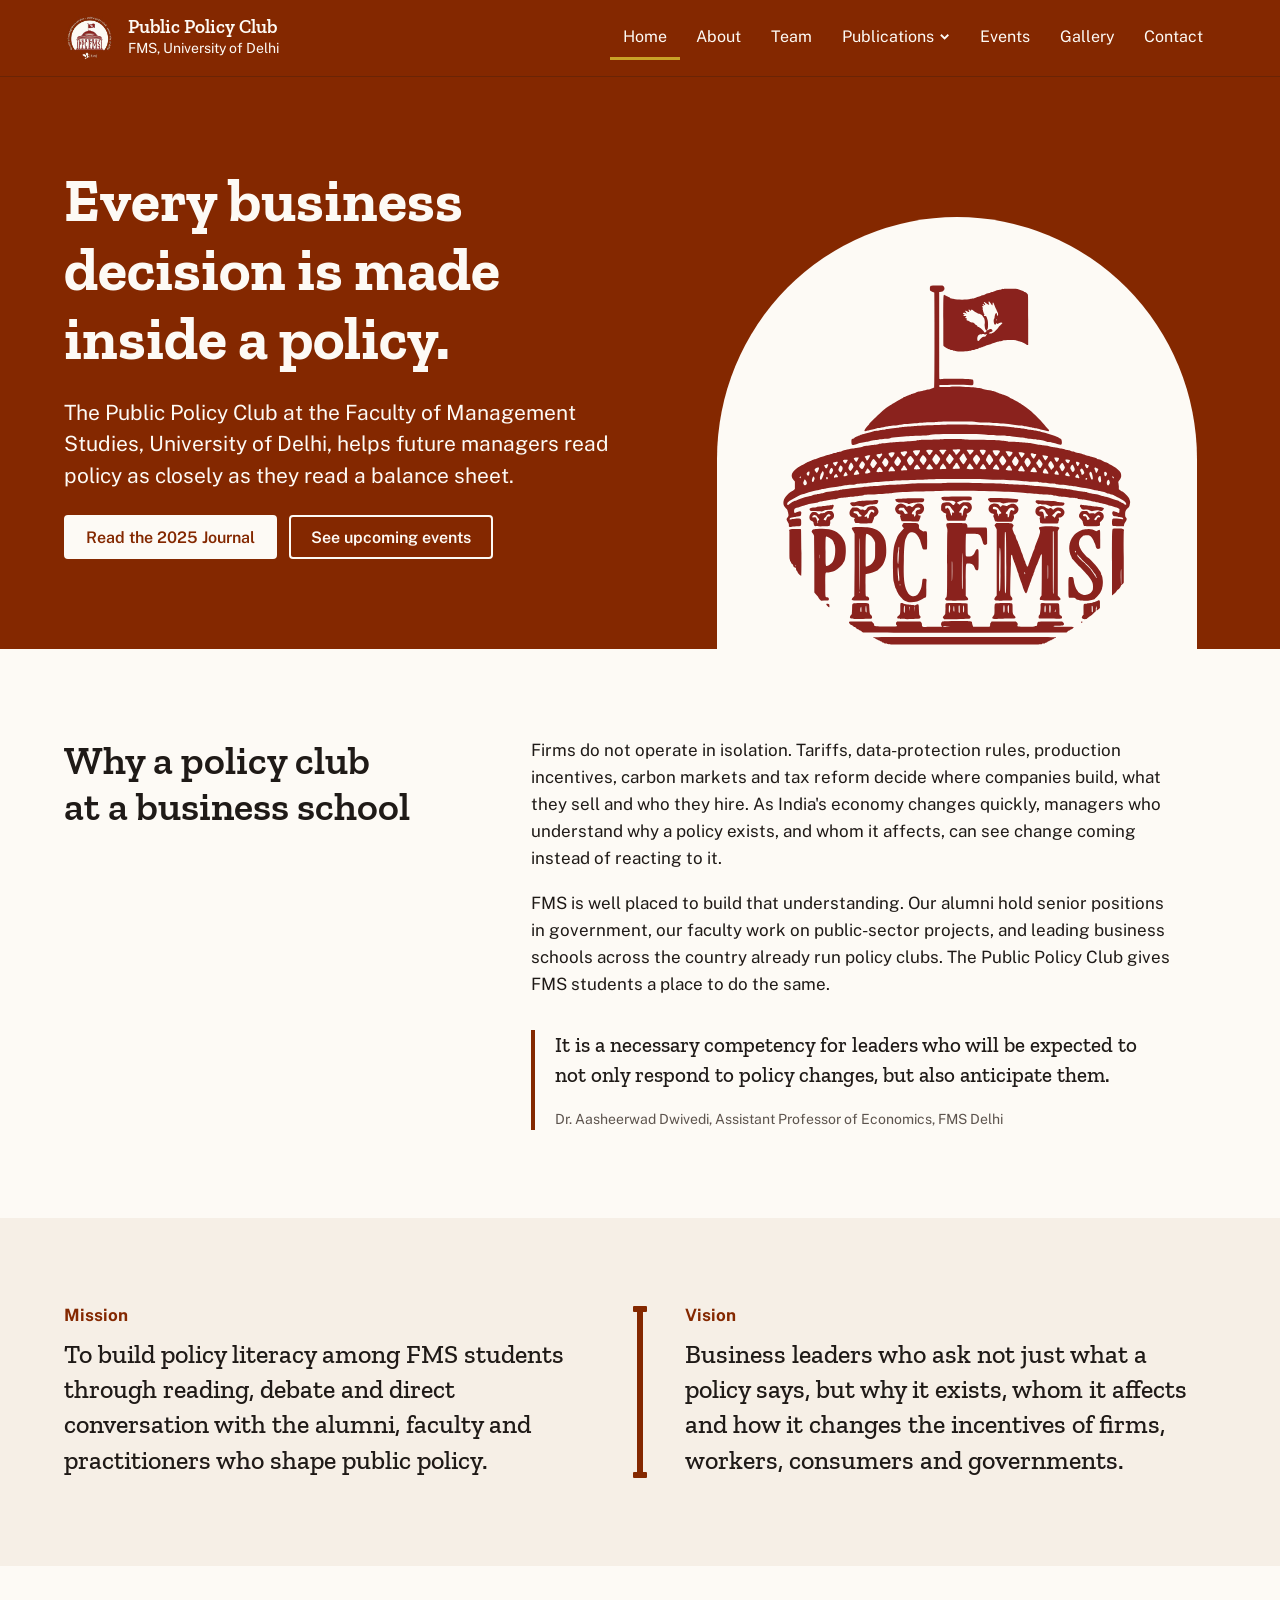
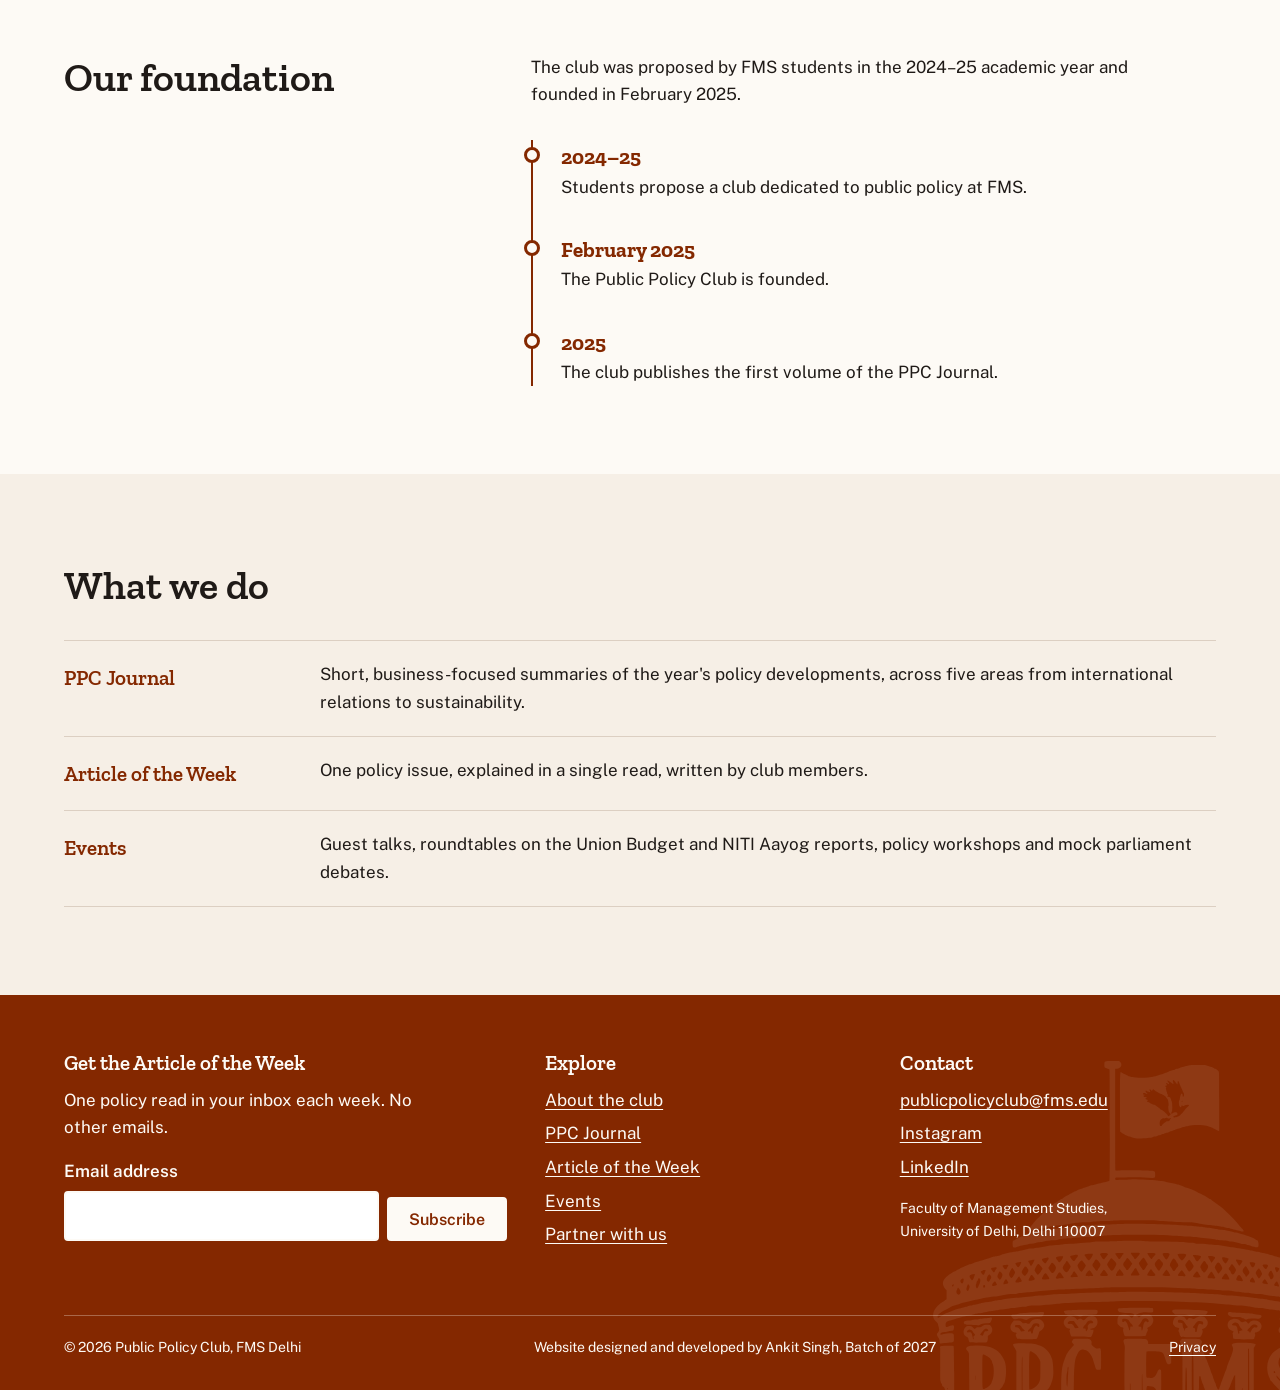
<file: index.html>
<!DOCTYPE html>
<html lang="en-IN">
<head>
  <meta charset="utf-8">
  <meta name="viewport" content="width=device-width, initial-scale=1">
  <title>Public Policy Club, FMS Delhi</title>
  <meta name="description" content="The Public Policy Club at the Faculty of Management Studies, University of Delhi, helps future managers understand the policies that shape business.">
  <meta name="theme-color" content="#842800">
  <meta property="og:title" content="Public Policy Club, FMS Delhi">
  <meta property="og:description" content="The Public Policy Club at the Faculty of Management Studies, University of Delhi, helps future managers understand the policies that shape business.">
  <meta property="og:image" content="assets/img/ppc-logo.jpg">
  <link rel="icon" href="assets/img/favicon-32.png" sizes="32x32">
  <link rel="apple-touch-icon" href="assets/img/apple-touch-icon.png">
  <link rel="preload" href="assets/fonts/zilla-slab-latin-700-normal.woff2" as="font" type="font/woff2" crossorigin>
  <link rel="stylesheet" href="assets/css/style.css">
  <script defer src="assets/js/main.js"></script>
  <!-- ANALYTICS: remove the two comment markers around the next line after setting up Umami (README, step 4) -->
  <!-- <script defer src="https://YOUR-UMAMI-APP.vercel.app/script.js" data-website-id="YOUR-WEBSITE-ID"></script> -->
</head>
<body data-club-email="publicpolicyclub@fms.edu">
  <a class="skip-link" href="#main">Skip to main content</a>

  <header class="site-header on-dark">
    <div class="wrap">
      <a class="brand" href="index.html">
        <img src="assets/img/ppc-logo-192.jpg" alt="" width="52" height="52">
        <span><span class="brand-name">Public Policy Club</span><span class="brand-sub">FMS, University of Delhi</span></span>
      </a>
      <button type="button" class="nav-toggle" aria-expanded="false" aria-controls="site-nav">Menu</button>
      <nav id="site-nav" class="site-nav" aria-label="Main">
        <ul class="nav-list">
          <li><a href="index.html" aria-current="page">Home</a></li>
          <li><a href="about.html">About</a></li>
          <li><a href="team.html">Team</a></li>
          <li class="nav-item--sub">
            <button type="button" data-submenu aria-expanded="false" aria-controls="sub-publications">Publications <svg class="chev" viewBox="0 0 12 12" aria-hidden="true" focusable="false"><path d="M2 4l4 4 4-4" fill="none" stroke="currentColor" stroke-width="2"/></svg></button>
            <ul class="subnav" id="sub-publications">
              <li><a href="journal.html">Journal</a></li>
              <li><a href="article-of-the-week.html">Article of the Week</a></li>
            </ul>
          </li>
          <li><a href="events.html">Events</a></li>
          <li><a href="gallery.html">Gallery</a></li>
          <li><a href="contact.html">Contact</a></li>
        </ul>
      </nav>
    </div>
  </header>

  <main id="main" tabindex="-1">
    <section class="hero on-dark" aria-labelledby="hero-title">
      <div class="wrap">
        <div class="hero-text">
          <h1 id="hero-title">Every business decision is made inside a policy.</h1>
          <p class="lede">The Public Policy Club at the Faculty of Management Studies, University of Delhi, helps future managers read policy as closely as they read a balance sheet.</p>
          <div class="btn-row">
            <a class="btn" href="journal.html" data-umami-event="cta-hero-journal">Read the 2025 Journal</a>
            <a class="btn btn--ghost" href="events.html" data-umami-event="cta-hero-events">See upcoming events</a>
          </div>
        </div>
        <div class="hero-disc">
          <img src="assets/img/parliament-maroon.svg" alt="Line drawing of the old Parliament House of India, with PPC FMS lettered between its columns" width="1300" height="1344">
        </div>
      </div>
    </section>

    <section class="section" aria-labelledby="motivation" data-impression="home-motivation">
      <div class="wrap split">
        <h2 id="motivation">Why a policy club at a business school</h2>
        <div class="prose">
          <p>Firms do not operate in isolation. Tariffs, data-protection rules, production incentives, carbon markets and tax reform decide where companies build, what they sell and who they hire. As India's economy changes quickly, managers who understand why a policy exists, and whom it affects, can see change coming instead of reacting to it.</p>
          <p>FMS is well placed to build that understanding. Our alumni hold senior positions in government, our faculty work on public-sector projects, and leading business schools across the country already run policy clubs. The Public Policy Club gives FMS students a place to do the same.</p>
          <blockquote class="pull">
            <p>It is a necessary competency for leaders who will be expected to not only respond to policy changes, but also anticipate them.</p>
            <footer>Dr. Aasheerwad Dwivedi, Assistant Professor of Economics, FMS Delhi</footer>
          </blockquote>
        </div>
      </div>
    </section>

    <section class="section section--paper" aria-label="Mission and vision" data-impression="home-mission-vision">
      <div class="wrap statements">
        <div class="statement">
          <h2>Mission</h2>
          <p>To build policy literacy among FMS students through reading, debate and direct conversation with the alumni, faculty and practitioners who shape public policy.</p>
        </div>
        <div class="column-rule" aria-hidden="true"><span></span></div>
        <div class="statement">
          <h2>Vision</h2>
          <p>Business leaders who ask not just what a policy says, but why it exists, whom it affects and how it changes the incentives of firms, workers, consumers and governments.</p>
        </div>
      </div>
    </section>

    <section class="section" aria-labelledby="foundation" data-impression="home-foundation">
      <div class="wrap split">
        <h2 id="foundation">Our foundation</h2>
        <div class="prose">
          <p>The club was proposed by FMS students in the 2024–25 academic year and founded in February 2025.</p>
          <ol class="timeline">
            <li><time datetime="2024">2024–25</time>Students propose a club dedicated to public policy at FMS.</li>
            <li><time datetime="2025-02">February 2025</time>The Public Policy Club is founded.</li>
            <li><time datetime="2025">2025</time>The club publishes the first volume of the PPC Journal.</li>
          </ol>
        </div>
      </div>
    </section>

    <section class="section section--paper" aria-labelledby="explore">
      <div class="wrap">
        <h2 id="explore">What we do</h2>
        <ul class="link-list">
          <li data-impression="home-link-journal"><a href="journal.html" data-umami-event="home-link-journal"><span class="link-title">PPC Journal</span><span>Short, business-focused summaries of the year's policy developments, across five areas from international relations to sustainability.</span></a></li>
          <li data-impression="home-link-aotw"><a href="article-of-the-week.html" data-umami-event="home-link-aotw"><span class="link-title">Article of the Week</span><span>One policy issue, explained in a single read, written by club members.</span></a></li>
          <li data-impression="home-link-events"><a href="events.html" data-umami-event="home-link-events"><span class="link-title">Events</span><span>Guest talks, roundtables on the Union Budget and NITI Aayog reports, policy workshops and mock parliament debates.</span></a></li>
        </ul>
      </div>
    </section>
  </main>

  <footer class="site-footer on-dark">
    <div class="wrap">
      <div class="footer-grid">
        <section aria-labelledby="ft-news">
          <h2 id="ft-news">Get the Article of the Week</h2>
          <p>One policy read in your inbox each week. No other emails.</p>
          <!-- FORMS: posts to the club's Google Form. Field names are its entry IDs (README, "Forms") -->
          <form class="newsletter" action="https://docs.google.com/forms/d/e/1FAIpQLSejpMvzr6jneN-X5bQ-1Phx_YcDhQTkYWQsI-Cc69CM4DYXDA/formResponse" method="post" data-js-form data-umami-event="newsletter-signup" data-success="You're subscribed. Look out for the next Article of the Week.">
            <input type="hidden" name="form" value="newsletter">
            <div class="field">
              <label for="nl-email-home">Email address</label>
              <input id="nl-email-home" name="entry.582132185" type="email" autocomplete="email" required>
            </div>
            <button class="btn" type="submit">Subscribe</button>
            <p class="form-status" role="status" aria-live="polite"></p>
          </form>
        </section>
        <section aria-labelledby="ft-explore">
          <h2 id="ft-explore">Explore</h2>
          <ul class="footer-links">
            <li><a href="about.html">About the club</a></li>
            <li><a href="journal.html">PPC Journal</a></li>
            <li><a href="article-of-the-week.html">Article of the Week</a></li>
            <li><a href="events.html">Events</a></li>
            <li><a href="contact.html#partner">Partner with us</a></li>
          </ul>
        </section>
        <section aria-labelledby="ft-contact">
          <h2 id="ft-contact">Contact</h2>
          <ul class="footer-links">
            <li><a href="mailto:publicpolicyclub@fms.edu">publicpolicyclub@fms.edu</a></li>
            <li><a href="https://www.instagram.com/publicpolicyclub_fms/" target="_blank" rel="noopener noreferrer">Instagram</a></li>
            <li><a href="https://www.linkedin.com/company/public-policy-club-fms-delhi/posts/" target="_blank" rel="noopener noreferrer">LinkedIn</a></li>
          </ul>
          <p class="brand-sub" style="margin-top:1rem">Faculty of Management Studies,<br>University of Delhi, Delhi 110007</p>
        </section>
      </div>
      <div class="footer-base">
        <p style="margin:0">© <span data-year>2026</span> Public Policy Club, FMS Delhi</p>
        <p style="margin:0">Website designed and developed by Ankit Singh, Batch of 2027</p>
        <p style="margin:0"><a href="privacy.html">Privacy</a></p>
      </div>
    </div>
  </footer>
</body>
</html>
</file>
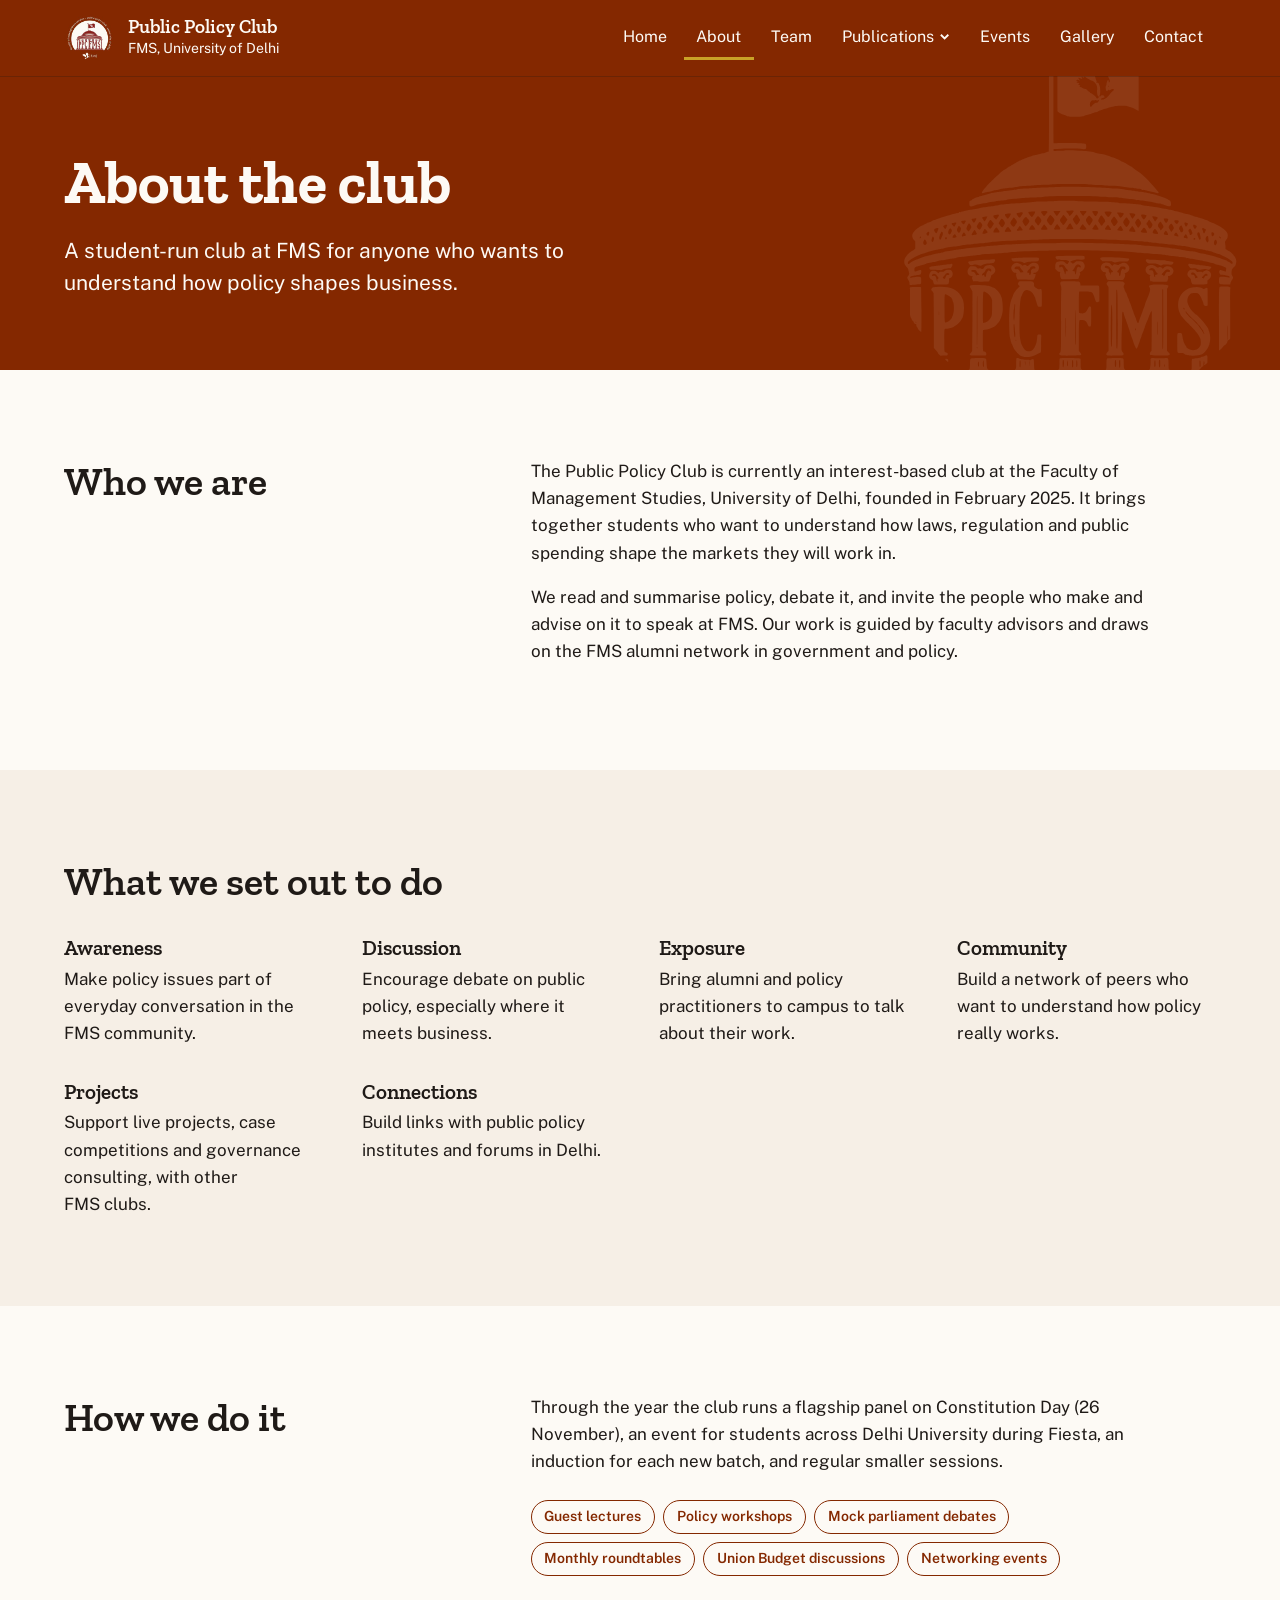
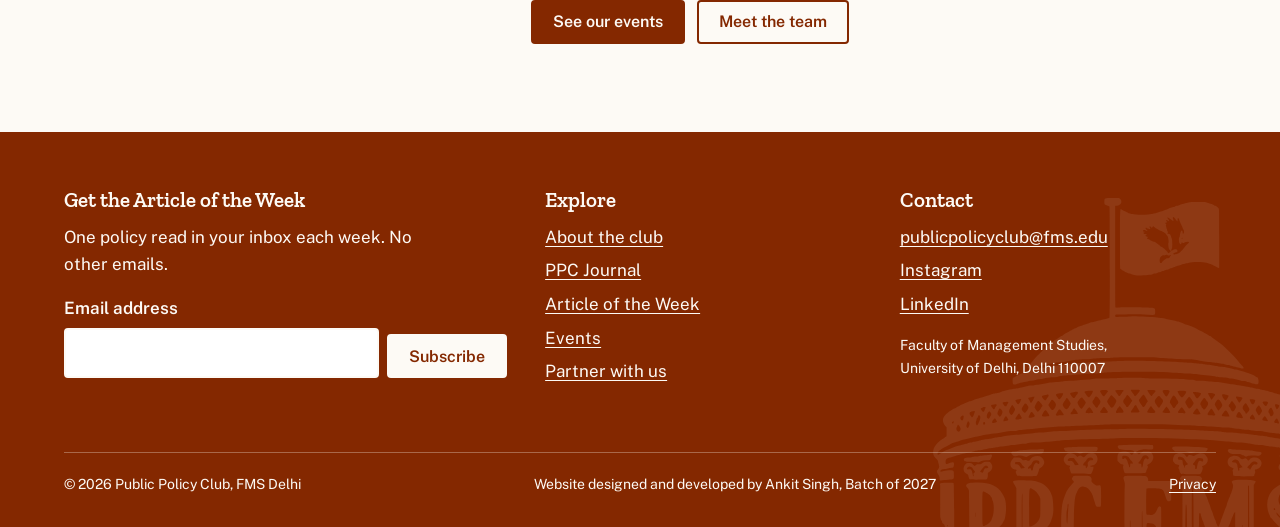
<file: about.html>
<!DOCTYPE html>
<html lang="en-IN">
<head>
  <meta charset="utf-8">
  <meta name="viewport" content="width=device-width, initial-scale=1">
  <title>About | Public Policy Club, FMS Delhi</title>
  <meta name="description" content="What the Public Policy Club at FMS Delhi does, and why.">
  <meta name="theme-color" content="#842800">
  <meta property="og:title" content="About | Public Policy Club, FMS Delhi">
  <meta property="og:description" content="What the Public Policy Club at FMS Delhi does, and why.">
  <meta property="og:image" content="assets/img/ppc-logo.jpg">
  <link rel="icon" href="assets/img/favicon-32.png" sizes="32x32">
  <link rel="apple-touch-icon" href="assets/img/apple-touch-icon.png">
  <link rel="preload" href="assets/fonts/zilla-slab-latin-700-normal.woff2" as="font" type="font/woff2" crossorigin>
  <link rel="stylesheet" href="assets/css/style.css">
  <script defer src="assets/js/main.js"></script>
  <!-- ANALYTICS: remove the two comment markers around the next line after setting up Umami (README, step 4) -->
  <!-- <script defer src="https://YOUR-UMAMI-APP.vercel.app/script.js" data-website-id="YOUR-WEBSITE-ID"></script> -->
</head>
<body data-club-email="publicpolicyclub@fms.edu">
  <a class="skip-link" href="#main">Skip to main content</a>

  <header class="site-header on-dark">
    <div class="wrap">
      <a class="brand" href="index.html">
        <img src="assets/img/ppc-logo-192.jpg" alt="" width="52" height="52">
        <span><span class="brand-name">Public Policy Club</span><span class="brand-sub">FMS, University of Delhi</span></span>
      </a>
      <button type="button" class="nav-toggle" aria-expanded="false" aria-controls="site-nav">Menu</button>
      <nav id="site-nav" class="site-nav" aria-label="Main">
        <ul class="nav-list">
          <li><a href="index.html">Home</a></li>
          <li><a href="about.html" aria-current="page">About</a></li>
          <li><a href="team.html">Team</a></li>
          <li class="nav-item--sub">
            <button type="button" data-submenu aria-expanded="false" aria-controls="sub-publications">Publications <svg class="chev" viewBox="0 0 12 12" aria-hidden="true" focusable="false"><path d="M2 4l4 4 4-4" fill="none" stroke="currentColor" stroke-width="2"/></svg></button>
            <ul class="subnav" id="sub-publications">
              <li><a href="journal.html">Journal</a></li>
              <li><a href="article-of-the-week.html">Article of the Week</a></li>
            </ul>
          </li>
          <li><a href="events.html">Events</a></li>
          <li><a href="gallery.html">Gallery</a></li>
          <li><a href="contact.html">Contact</a></li>
        </ul>
      </nav>
    </div>
  </header>

  <main id="main" tabindex="-1">
    <div class="page-head on-dark">
      <div class="wrap">

        <h1>About the club</h1>
        <p class="lede">A student-run club at FMS for anyone who wants to understand how policy shapes business.</p>
      </div>
    </div>
    <section class="section" aria-labelledby="who">
      <div class="wrap split">
        <h2 id="who">Who we are</h2>
        <div class="prose">
          <p>The Public Policy Club is currently an interest-based club at the Faculty of Management Studies, University of Delhi, founded in February 2025. It brings together students who want to understand how laws, regulation and public spending shape the markets they will work in.</p>
          <p>We read and summarise policy, debate it, and invite the people who make and advise on it to speak at FMS. Our work is guided by faculty advisors and draws on the FMS alumni network in government and policy.</p>
        </div>
      </div>
    </section>

    <section class="section section--paper" aria-labelledby="goals">
      <div class="wrap">
        <h2 id="goals">What we set out to do</h2>
        <ul class="goals">
        <li><h3>Awareness</h3><p>Make policy issues part of everyday conversation in the FMS community.</p></li>
        <li><h3>Discussion</h3><p>Encourage debate on public policy, especially where it meets business.</p></li>
        <li><h3>Exposure</h3><p>Bring alumni and policy practitioners to campus to talk about their work.</p></li>
        <li><h3>Community</h3><p>Build a network of peers who want to understand how policy really works.</p></li>
        <li><h3>Projects</h3><p>Support live projects, case competitions and governance consulting, with other FMS clubs.</p></li>
        <li><h3>Connections</h3><p>Build links with public policy institutes and forums in Delhi.</p></li>
        </ul>
      </div>
    </section>

    <section class="section" aria-labelledby="activities">
      <div class="wrap split">
        <h2 id="activities">How we do it</h2>
        <div class="prose">
          <p>Through the year the club runs a flagship panel on Constitution Day (26 November), an event for students across Delhi University during Fiesta, an induction for each new batch, and regular smaller sessions.</p>
          <ul class="tag-list" aria-label="Types of events">
            <li>Guest lectures</li><li>Policy workshops</li><li>Mock parliament debates</li><li>Monthly roundtables</li><li>Union Budget discussions</li><li>Networking events</li>
          </ul>
          <div class="btn-row"><a class="btn" href="events.html">See our events</a><a class="btn btn--ghost" href="team.html">Meet the team</a></div>
        </div>
      </div>
    </section>
  </main>

  <footer class="site-footer on-dark">
    <div class="wrap">
      <div class="footer-grid">
        <section aria-labelledby="ft-news">
          <h2 id="ft-news">Get the Article of the Week</h2>
          <p>One policy read in your inbox each week. No other emails.</p>
          <!-- FORMS: posts to the club's Google Form. Field names are its entry IDs (README, "Forms") -->
          <form class="newsletter" action="https://docs.google.com/forms/d/e/1FAIpQLSejpMvzr6jneN-X5bQ-1Phx_YcDhQTkYWQsI-Cc69CM4DYXDA/formResponse" method="post" data-js-form data-umami-event="newsletter-signup" data-success="You're subscribed. Look out for the next Article of the Week.">
            <input type="hidden" name="form" value="newsletter">
            <div class="field">
              <label for="nl-email-about">Email address</label>
              <input id="nl-email-about" name="entry.582132185" type="email" autocomplete="email" required>
            </div>
            <button class="btn" type="submit">Subscribe</button>
            <p class="form-status" role="status" aria-live="polite"></p>
          </form>
        </section>
        <section aria-labelledby="ft-explore">
          <h2 id="ft-explore">Explore</h2>
          <ul class="footer-links">
            <li><a href="about.html">About the club</a></li>
            <li><a href="journal.html">PPC Journal</a></li>
            <li><a href="article-of-the-week.html">Article of the Week</a></li>
            <li><a href="events.html">Events</a></li>
            <li><a href="contact.html#partner">Partner with us</a></li>
          </ul>
        </section>
        <section aria-labelledby="ft-contact">
          <h2 id="ft-contact">Contact</h2>
          <ul class="footer-links">
            <li><a href="mailto:publicpolicyclub@fms.edu">publicpolicyclub@fms.edu</a></li>
            <li><a href="https://www.instagram.com/publicpolicyclub_fms/" target="_blank" rel="noopener noreferrer">Instagram</a></li>
            <li><a href="https://www.linkedin.com/company/public-policy-club-fms-delhi/posts/" target="_blank" rel="noopener noreferrer">LinkedIn</a></li>
          </ul>
          <p class="brand-sub" style="margin-top:1rem">Faculty of Management Studies,<br>University of Delhi, Delhi 110007</p>
        </section>
      </div>
      <div class="footer-base">
        <p style="margin:0">© <span data-year>2026</span> Public Policy Club, FMS Delhi</p>
        <p style="margin:0">Website designed and developed by Ankit Singh, Batch of 2027</p>
        <p style="margin:0"><a href="privacy.html">Privacy</a></p>
      </div>
    </div>
  </footer>
</body>
</html>
</file>
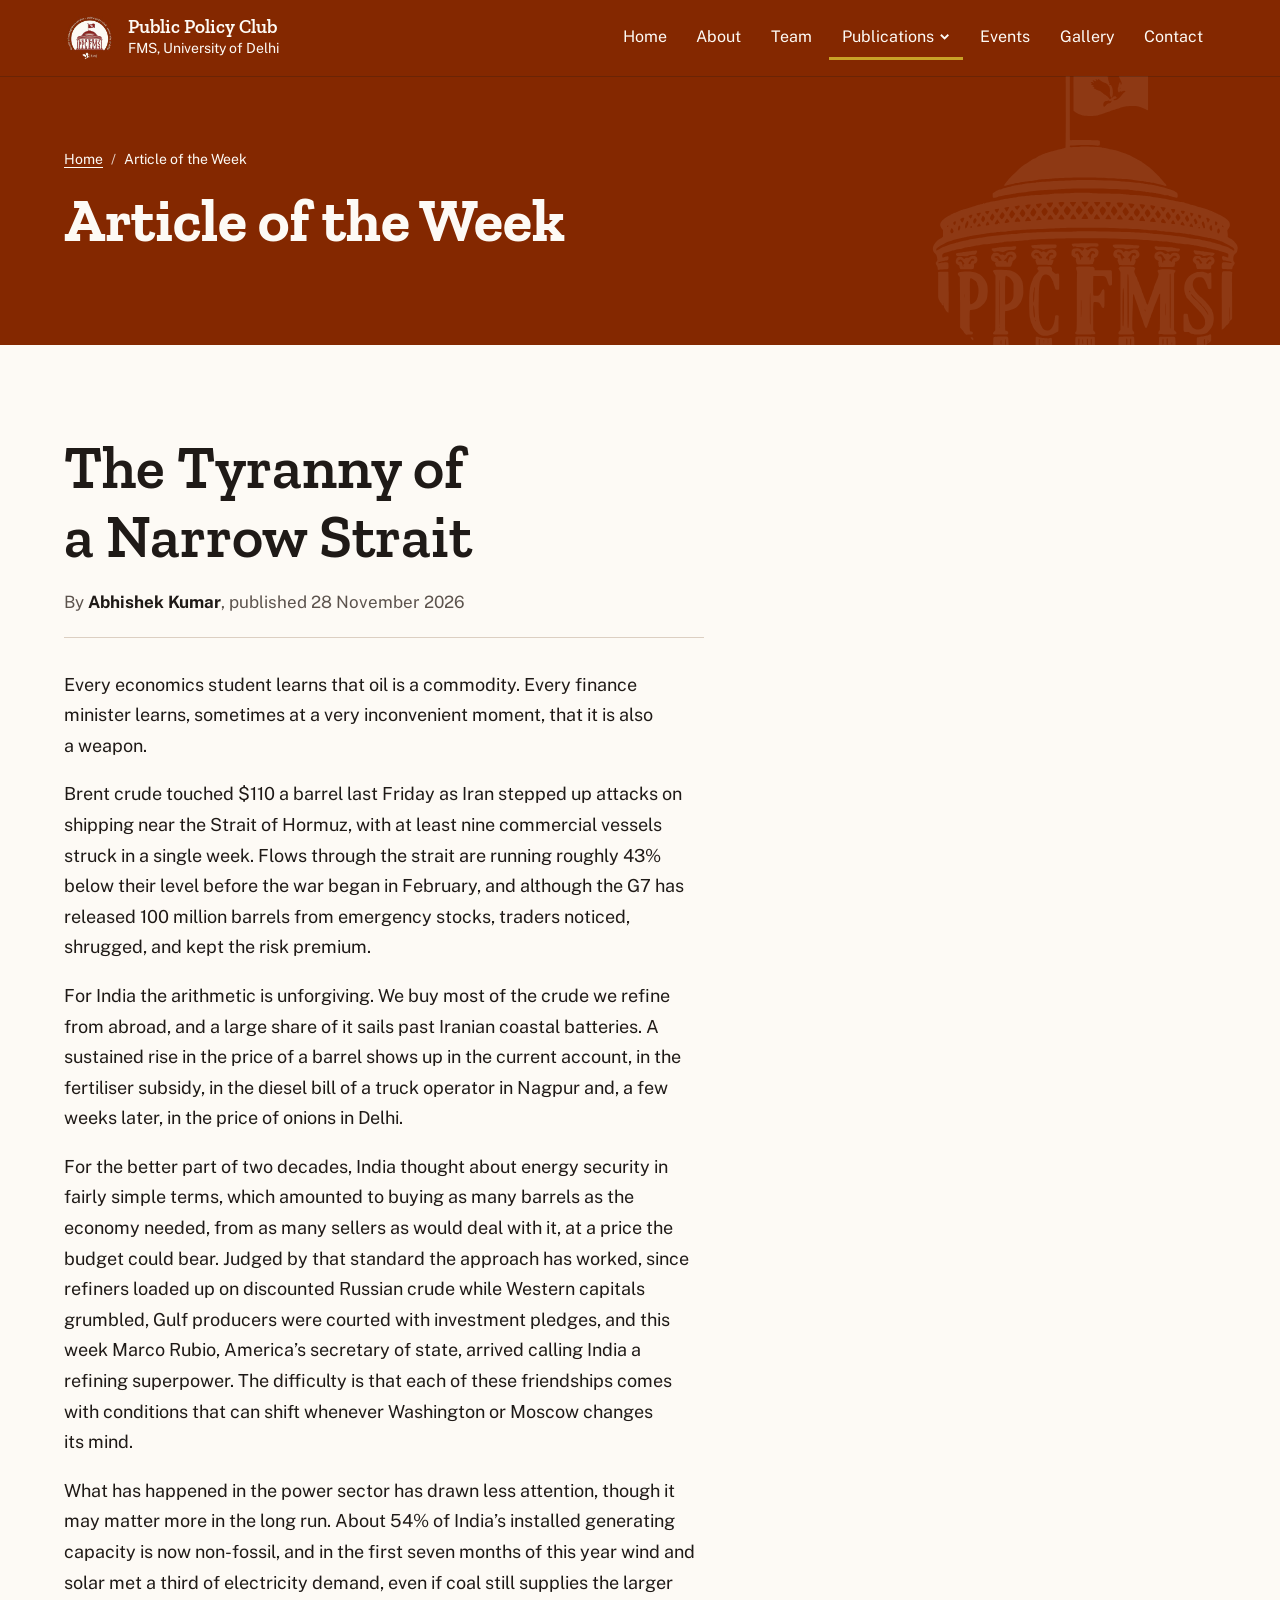
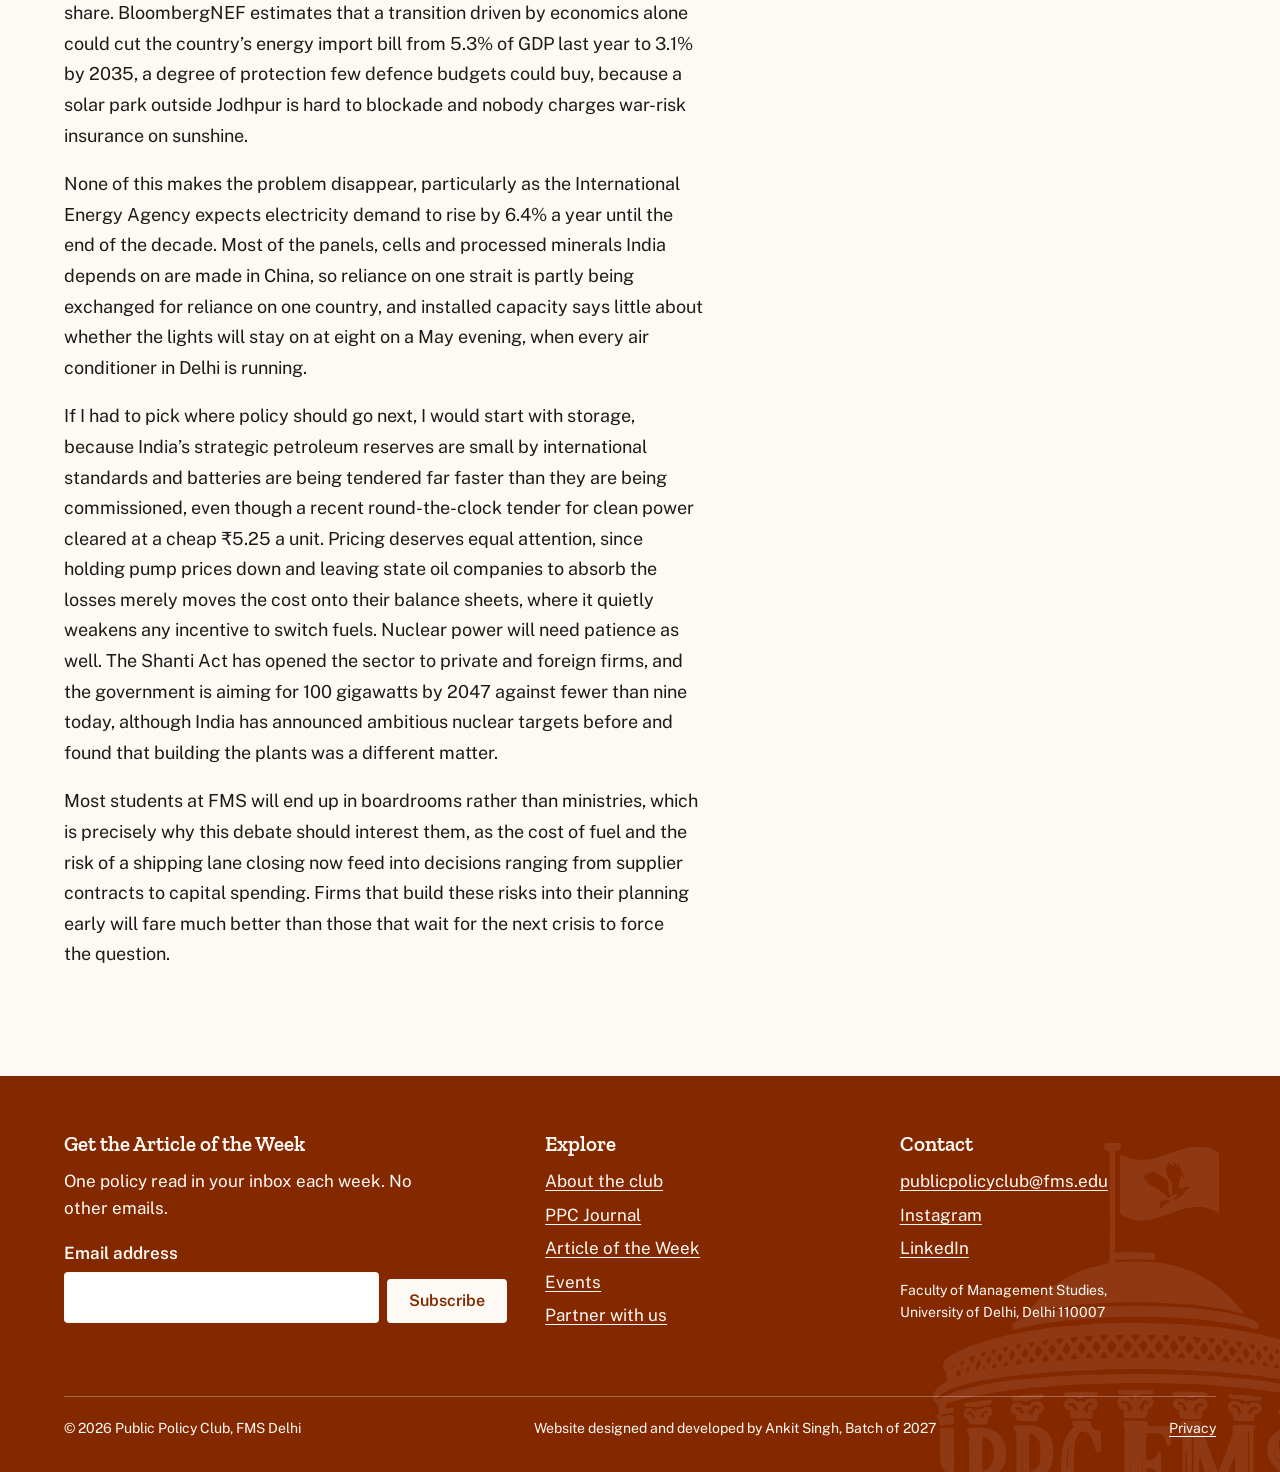
<file: article-of-the-week.html>
<!DOCTYPE html>
<html lang="en-IN">
<head>
  <meta charset="utf-8">
  <meta name="viewport" content="width=device-width, initial-scale=1">
  <title>Article of the Week | Public Policy Club, FMS Delhi</title>
  <meta name="description" content="This week's policy read from the Public Policy Club, FMS Delhi.">
  <meta name="theme-color" content="#842800">
  <meta property="og:title" content="Article of the Week | Public Policy Club, FMS Delhi">
  <meta property="og:description" content="This week's policy read from the Public Policy Club, FMS Delhi.">
  <meta property="og:image" content="assets/img/ppc-logo.jpg">
  <link rel="icon" href="assets/img/favicon-32.png" sizes="32x32">
  <link rel="apple-touch-icon" href="assets/img/apple-touch-icon.png">
  <link rel="preload" href="assets/fonts/zilla-slab-latin-700-normal.woff2" as="font" type="font/woff2" crossorigin>
  <link rel="stylesheet" href="assets/css/style.css">
  <script defer src="assets/js/main.js"></script>
  <!-- ANALYTICS: remove the two comment markers around the next line after setting up Umami (README, step 4) -->
  <!-- <script defer src="https://YOUR-UMAMI-APP.vercel.app/script.js" data-website-id="YOUR-WEBSITE-ID"></script> -->
</head>
<body data-club-email="publicpolicyclub@fms.edu">
  <a class="skip-link" href="#main">Skip to main content</a>

  <header class="site-header on-dark">
    <div class="wrap">
      <a class="brand" href="index.html">
        <img src="assets/img/ppc-logo-192.jpg" alt="" width="52" height="52">
        <span><span class="brand-name">Public Policy Club</span><span class="brand-sub">FMS, University of Delhi</span></span>
      </a>
      <button type="button" class="nav-toggle" aria-expanded="false" aria-controls="site-nav">Menu</button>
      <nav id="site-nav" class="site-nav" aria-label="Main">
        <ul class="nav-list">
          <li><a href="index.html">Home</a></li>
          <li><a href="about.html">About</a></li>
          <li><a href="team.html">Team</a></li>
          <li class="nav-item--sub">
            <button type="button" class="is-section" data-submenu aria-expanded="false" aria-controls="sub-publications">Publications <svg class="chev" viewBox="0 0 12 12" aria-hidden="true" focusable="false"><path d="M2 4l4 4 4-4" fill="none" stroke="currentColor" stroke-width="2"/></svg></button>
            <ul class="subnav" id="sub-publications">
              <li><a href="journal.html">Journal</a></li>
              <li><a href="article-of-the-week.html" aria-current="page">Article of the Week</a></li>
            </ul>
          </li>
          <li><a href="events.html">Events</a></li>
          <li><a href="gallery.html">Gallery</a></li>
          <li><a href="contact.html">Contact</a></li>
        </ul>
      </nav>
    </div>
  </header>

  <main id="main" tabindex="-1">
    <div class="page-head on-dark">
      <div class="wrap">
        <nav class="breadcrumb" aria-label="Breadcrumb"><ol><li><a href="index.html">Home</a></li><li aria-current="page">Article of the Week</li></ol></nav>
        <h1>Article of the Week</h1>
      </div>
    </div>
    <section class="section">
      <div class="wrap">
        <!-- ARTICLE: to publish a new article, (1) move the current one into the archive list below (restore that section first, see the ARCHIVE comment),
             (2) replace the title, author, date and body here. Keep datetime="YYYY-MM-DD". -->
        <article class="article" aria-labelledby="aotw-title" data-impression="aotw-current">
          <h2 id="aotw-title">The Tyranny of a Narrow Strait</h2>
          <p class="byline">By <strong>Abhishek Kumar</strong>, published <time datetime="2026-11-28">28 November 2026</time></p>
          <div class="article-body">
            <p>Every economics student learns that oil is a commodity. Every finance minister learns, sometimes at a very inconvenient moment, that it is also a weapon.</p>
            <p>Brent crude touched $110 a barrel last Friday as Iran stepped up attacks on shipping near the Strait of Hormuz, with at least nine commercial vessels struck in a single week. Flows through the strait are running roughly 43% below their level before the war began in February, and although the G7 has released 100 million barrels from emergency stocks, traders noticed, shrugged, and kept the risk premium.</p>
            <p>For India the arithmetic is unforgiving. We buy most of the crude we refine from abroad, and a large share of it sails past Iranian coastal batteries. A sustained rise in the price of a barrel shows up in the current account, in the fertiliser subsidy, in the diesel bill of a truck operator in Nagpur and, a few weeks later, in the price of onions in Delhi.</p>
            <p>For the better part of two decades, India thought about energy security in fairly simple terms, which amounted to buying as many barrels as the economy needed, from as many sellers as would deal with it, at a price the budget could bear. Judged by that standard the approach has worked, since refiners loaded up on discounted Russian crude while Western capitals grumbled, Gulf producers were courted with investment pledges, and this week Marco Rubio, America’s secretary of state, arrived calling India a refining superpower. The difficulty is that each of these friendships comes with conditions that can shift whenever Washington or Moscow changes its mind.</p>
            <p>What has happened in the power sector has drawn less attention, though it may matter more in the long run. About 54% of India’s installed generating capacity is now non-fossil, and in the first seven months of this year wind and solar met a third of electricity demand, even if coal still supplies the larger share. BloombergNEF estimates that a transition driven by economics alone could cut the country’s energy import bill from 5.3% of GDP last year to 3.1% by 2035, a degree of protection few defence budgets could buy, because a solar park outside Jodhpur is hard to blockade and nobody charges war-risk insurance on sunshine.</p>
            <p>None of this makes the problem disappear, particularly as the International Energy Agency expects electricity demand to rise by 6.4% a year until the end of the decade. Most of the panels, cells and processed minerals India depends on are made in China, so reliance on one strait is partly being exchanged for reliance on one country, and installed capacity says little about whether the lights will stay on at eight on a May evening, when every air conditioner in Delhi is running.</p>
            <p>If I had to pick where policy should go next, I would start with storage, because India’s strategic petroleum reserves are small by international standards and batteries are being tendered far faster than they are being commissioned, even though a recent round-the-clock tender for clean power cleared at a cheap ₹5.25 a unit. Pricing deserves equal attention, since holding pump prices down and leaving state oil companies to absorb the losses merely moves the cost onto their balance sheets, where it quietly weakens any incentive to switch fuels. Nuclear power will need patience as well. The Shanti Act has opened the sector to private and foreign firms, and the government is aiming for 100 gigawatts by 2047 against fewer than nine today, although India has announced ambitious nuclear targets before and found that building the plants was a different matter.</p>
            <p>Most students at FMS will end up in boardrooms rather than ministries, which is precisely why this debate should interest them, as the cost of fuel and the risk of a shipping lane closing now feed into decisions ranging from supplier contracts to capital spending. Firms that build these risks into their planning early will fare much better than those that wait for the next crisis to force the question.</p>
          </div>
        </article>
      </div>
    </section>
    <!-- ARCHIVE: the "Earlier articles" section is left out until there is a second article.
         When you publish the next one, paste this section back in (remove the comment markers)
         and list the previous article in it:
    <section class="section section--paper" aria-labelledby="archive">
      <div class="wrap">
        <h2 id="archive">Earlier articles</h2>
        <ul class="archive">
          <li><a href="#">The Tyranny of a Narrow Strait</a><p>By Abhishek Kumar, <time datetime="2026-11-28">28 November 2026</time></p></li>
        </ul>
      </div>
    </section>
    -->
  </main>

  <footer class="site-footer on-dark">
    <div class="wrap">
      <div class="footer-grid">
        <section aria-labelledby="ft-news">
          <h2 id="ft-news">Get the Article of the Week</h2>
          <p>One policy read in your inbox each week. No other emails.</p>
          <!-- FORMS: posts to the club's Google Form. Field names are its entry IDs (README, "Forms") -->
          <form class="newsletter" action="https://docs.google.com/forms/d/e/1FAIpQLSejpMvzr6jneN-X5bQ-1Phx_YcDhQTkYWQsI-Cc69CM4DYXDA/formResponse" method="post" data-js-form data-umami-event="newsletter-signup" data-success="You're subscribed. Look out for the next Article of the Week.">
            <input type="hidden" name="form" value="newsletter">
            <div class="field">
              <label for="nl-email-aotw">Email address</label>
              <input id="nl-email-aotw" name="entry.582132185" type="email" autocomplete="email" required>
            </div>
            <button class="btn" type="submit">Subscribe</button>
            <p class="form-status" role="status" aria-live="polite"></p>
          </form>
        </section>
        <section aria-labelledby="ft-explore">
          <h2 id="ft-explore">Explore</h2>
          <ul class="footer-links">
            <li><a href="about.html">About the club</a></li>
            <li><a href="journal.html">PPC Journal</a></li>
            <li><a href="article-of-the-week.html">Article of the Week</a></li>
            <li><a href="events.html">Events</a></li>
            <li><a href="contact.html#partner">Partner with us</a></li>
          </ul>
        </section>
        <section aria-labelledby="ft-contact">
          <h2 id="ft-contact">Contact</h2>
          <ul class="footer-links">
            <li><a href="mailto:publicpolicyclub@fms.edu">publicpolicyclub@fms.edu</a></li>
            <li><a href="https://www.instagram.com/publicpolicyclub_fms/" target="_blank" rel="noopener noreferrer">Instagram</a></li>
            <li><a href="https://www.linkedin.com/company/public-policy-club-fms-delhi/posts/" target="_blank" rel="noopener noreferrer">LinkedIn</a></li>
          </ul>
          <p class="brand-sub" style="margin-top:1rem">Faculty of Management Studies,<br>University of Delhi, Delhi 110007</p>
        </section>
      </div>
      <div class="footer-base">
        <p style="margin:0">© <span data-year>2026</span> Public Policy Club, FMS Delhi</p>
        <p style="margin:0">Website designed and developed by Ankit Singh, Batch of 2027</p>
        <p style="margin:0"><a href="privacy.html">Privacy</a></p>
      </div>
    </div>
  </footer>
</body>
</html>
</file>
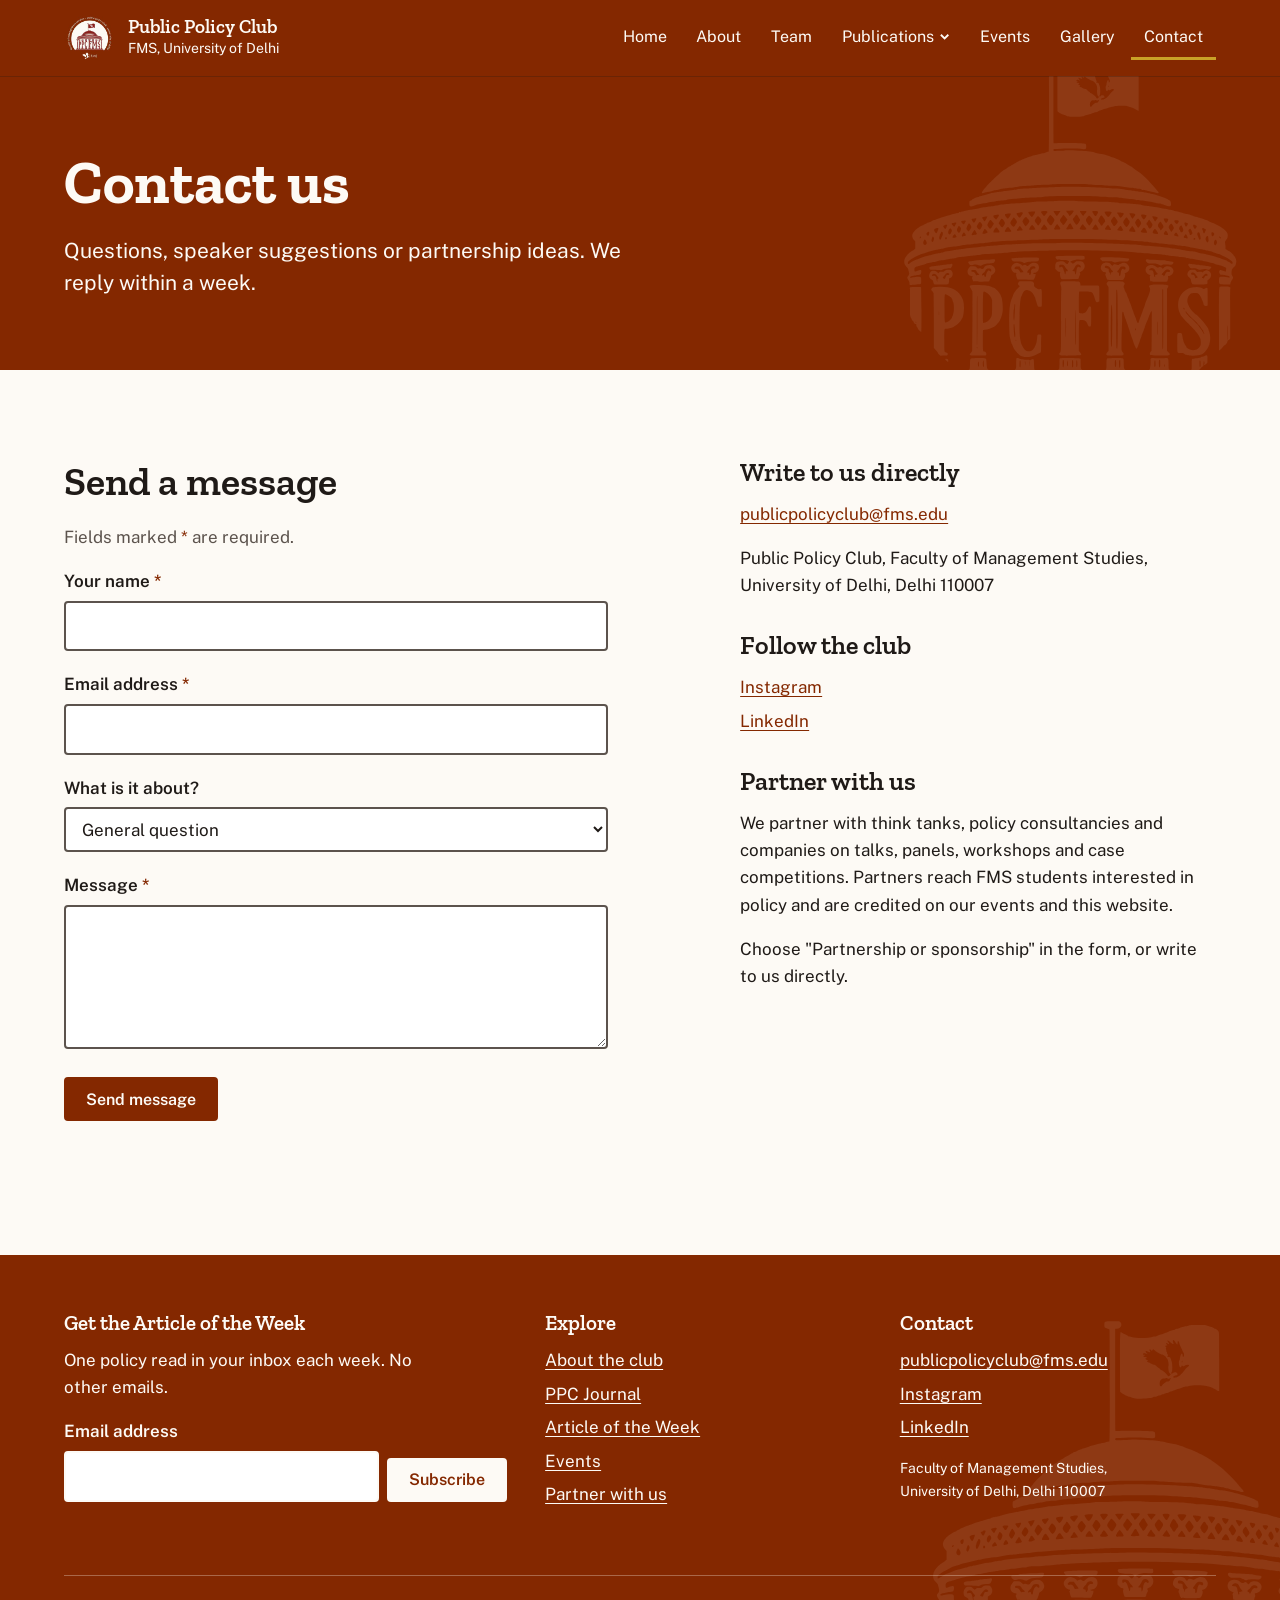
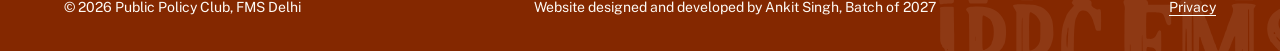
<file: contact.html>
<!DOCTYPE html>
<html lang="en-IN">
<head>
  <meta charset="utf-8">
  <meta name="viewport" content="width=device-width, initial-scale=1">
  <title>Contact | Public Policy Club, FMS Delhi</title>
  <meta name="description" content="Get in touch with the Public Policy Club, FMS Delhi, or partner with us on an event.">
  <meta name="theme-color" content="#842800">
  <meta property="og:title" content="Contact | Public Policy Club, FMS Delhi">
  <meta property="og:description" content="Get in touch with the Public Policy Club, FMS Delhi, or partner with us on an event.">
  <meta property="og:image" content="assets/img/ppc-logo.jpg">
  <link rel="icon" href="assets/img/favicon-32.png" sizes="32x32">
  <link rel="apple-touch-icon" href="assets/img/apple-touch-icon.png">
  <link rel="preload" href="assets/fonts/zilla-slab-latin-700-normal.woff2" as="font" type="font/woff2" crossorigin>
  <link rel="stylesheet" href="assets/css/style.css">
  <script defer src="assets/js/main.js"></script>
  <!-- ANALYTICS: remove the two comment markers around the next line after setting up Umami (README, step 4) -->
  <!-- <script defer src="https://YOUR-UMAMI-APP.vercel.app/script.js" data-website-id="YOUR-WEBSITE-ID"></script> -->
</head>
<body data-club-email="publicpolicyclub@fms.edu">
  <a class="skip-link" href="#main">Skip to main content</a>

  <header class="site-header on-dark">
    <div class="wrap">
      <a class="brand" href="index.html">
        <img src="assets/img/ppc-logo-192.jpg" alt="" width="52" height="52">
        <span><span class="brand-name">Public Policy Club</span><span class="brand-sub">FMS, University of Delhi</span></span>
      </a>
      <button type="button" class="nav-toggle" aria-expanded="false" aria-controls="site-nav">Menu</button>
      <nav id="site-nav" class="site-nav" aria-label="Main">
        <ul class="nav-list">
          <li><a href="index.html">Home</a></li>
          <li><a href="about.html">About</a></li>
          <li><a href="team.html">Team</a></li>
          <li class="nav-item--sub">
            <button type="button" data-submenu aria-expanded="false" aria-controls="sub-publications">Publications <svg class="chev" viewBox="0 0 12 12" aria-hidden="true" focusable="false"><path d="M2 4l4 4 4-4" fill="none" stroke="currentColor" stroke-width="2"/></svg></button>
            <ul class="subnav" id="sub-publications">
              <li><a href="journal.html">Journal</a></li>
              <li><a href="article-of-the-week.html">Article of the Week</a></li>
            </ul>
          </li>
          <li><a href="events.html">Events</a></li>
          <li><a href="gallery.html">Gallery</a></li>
          <li><a href="contact.html" aria-current="page">Contact</a></li>
        </ul>
      </nav>
    </div>
  </header>

  <main id="main" tabindex="-1">
    <div class="page-head on-dark">
      <div class="wrap">

        <h1>Contact us</h1>
        <p class="lede">Questions, speaker suggestions or partnership ideas. We reply within a week.</p>
      </div>
    </div>
    <section class="section">
      <div class="wrap contact-grid">
        <div>
          <h2>Send a message</h2>
          <p class="muted">Fields marked <span class="req" aria-hidden="true">*</span><span class="visually-hidden">with an asterisk</span> are required.</p>
          <!-- FORMS: posts to the club's Google Form. Field names are its entry IDs (README, "Forms") -->
          <form class="form" action="https://docs.google.com/forms/d/e/1FAIpQLSdL2A74WveHIEfsvfMX2PKLiWEW_pOXjKaGjdSizx1dvekF3A/formResponse" method="post" data-js-form data-umami-event="contact-submit" data-success="Message sent. We will get back to you soon." novalidate>
            <input type="hidden" name="form" value="contact">
            <div class="field">
              <label for="c-name">Your name <span class="req" aria-hidden="true">*</span></label>
              <input id="c-name" name="entry.1582824349" type="text" autocomplete="name" required>
            </div>
            <div class="field">
              <label for="c-email">Email address <span class="req" aria-hidden="true">*</span></label>
              <input id="c-email" name="entry.1972111311" type="email" autocomplete="email" required>
            </div>
            <div class="field">
              <label for="c-topic">What is it about?</label>
              <select id="c-topic" name="entry.829210016">
                <option>General question</option>
                <option>Joining the club</option>
                <option>Speaking at an event</option>
                <option>Partnership or sponsorship</option>
                <option>Writing for the journal</option>
              </select>
            </div>
            <div class="field">
              <label for="c-msg">Message <span class="req" aria-hidden="true">*</span></label>
              <textarea id="c-msg" name="entry.569924125" required></textarea>
            </div>
            <div><button class="btn" type="submit">Send message</button></div>
            <p class="form-status" role="status" aria-live="polite"></p>
          </form>
        </div>
        <div class="contact-aside">
          <section aria-labelledby="direct">
            <h2 id="direct">Write to us directly</h2>
            <p><a href="mailto:publicpolicyclub@fms.edu">publicpolicyclub@fms.edu</a></p>
            <p>Public Policy Club, Faculty of Management Studies,<br>University of Delhi, Delhi 110007</p>
          </section>
          <section aria-labelledby="follow">
            <h2 id="follow">Follow the club</h2>
            <ul class="footer-links">
              <li><a href="https://www.instagram.com/publicpolicyclub_fms/" target="_blank" rel="noopener noreferrer">Instagram</a></li>
              <li><a href="https://www.linkedin.com/company/public-policy-club-fms-delhi/posts/" target="_blank" rel="noopener noreferrer">LinkedIn</a></li>
            </ul>
          </section>
          <section id="partner" aria-labelledby="partner-h" data-impression="contact-partner">
            <h2 id="partner-h">Partner with us</h2>
            <p>We partner with think tanks, policy consultancies and companies on talks, panels, workshops and case competitions. Partners reach FMS students interested in policy and are credited on our events and this website.</p>
            <p>Choose "Partnership or sponsorship" in the form, or write to us directly.</p>
          </section>
        </div>
      </div>
    </section>
  </main>

  <footer class="site-footer on-dark">
    <div class="wrap">
      <div class="footer-grid">
        <section aria-labelledby="ft-news">
          <h2 id="ft-news">Get the Article of the Week</h2>
          <p>One policy read in your inbox each week. No other emails.</p>
          <!-- FORMS: posts to the club's Google Form. Field names are its entry IDs (README, "Forms") -->
          <form class="newsletter" action="https://docs.google.com/forms/d/e/1FAIpQLSejpMvzr6jneN-X5bQ-1Phx_YcDhQTkYWQsI-Cc69CM4DYXDA/formResponse" method="post" data-js-form data-umami-event="newsletter-signup" data-success="You're subscribed. Look out for the next Article of the Week.">
            <input type="hidden" name="form" value="newsletter">
            <div class="field">
              <label for="nl-email-contact">Email address</label>
              <input id="nl-email-contact" name="entry.582132185" type="email" autocomplete="email" required>
            </div>
            <button class="btn" type="submit">Subscribe</button>
            <p class="form-status" role="status" aria-live="polite"></p>
          </form>
        </section>
        <section aria-labelledby="ft-explore">
          <h2 id="ft-explore">Explore</h2>
          <ul class="footer-links">
            <li><a href="about.html">About the club</a></li>
            <li><a href="journal.html">PPC Journal</a></li>
            <li><a href="article-of-the-week.html">Article of the Week</a></li>
            <li><a href="events.html">Events</a></li>
            <li><a href="contact.html#partner">Partner with us</a></li>
          </ul>
        </section>
        <section aria-labelledby="ft-contact">
          <h2 id="ft-contact">Contact</h2>
          <ul class="footer-links">
            <li><a href="mailto:publicpolicyclub@fms.edu">publicpolicyclub@fms.edu</a></li>
            <li><a href="https://www.instagram.com/publicpolicyclub_fms/" target="_blank" rel="noopener noreferrer">Instagram</a></li>
            <li><a href="https://www.linkedin.com/company/public-policy-club-fms-delhi/posts/" target="_blank" rel="noopener noreferrer">LinkedIn</a></li>
          </ul>
          <p class="brand-sub" style="margin-top:1rem">Faculty of Management Studies,<br>University of Delhi, Delhi 110007</p>
        </section>
      </div>
      <div class="footer-base">
        <p style="margin:0">© <span data-year>2026</span> Public Policy Club, FMS Delhi</p>
        <p style="margin:0">Website designed and developed by Ankit Singh, Batch of 2027</p>
        <p style="margin:0"><a href="privacy.html">Privacy</a></p>
      </div>
    </div>
  </footer>
</body>
</html>
</file>
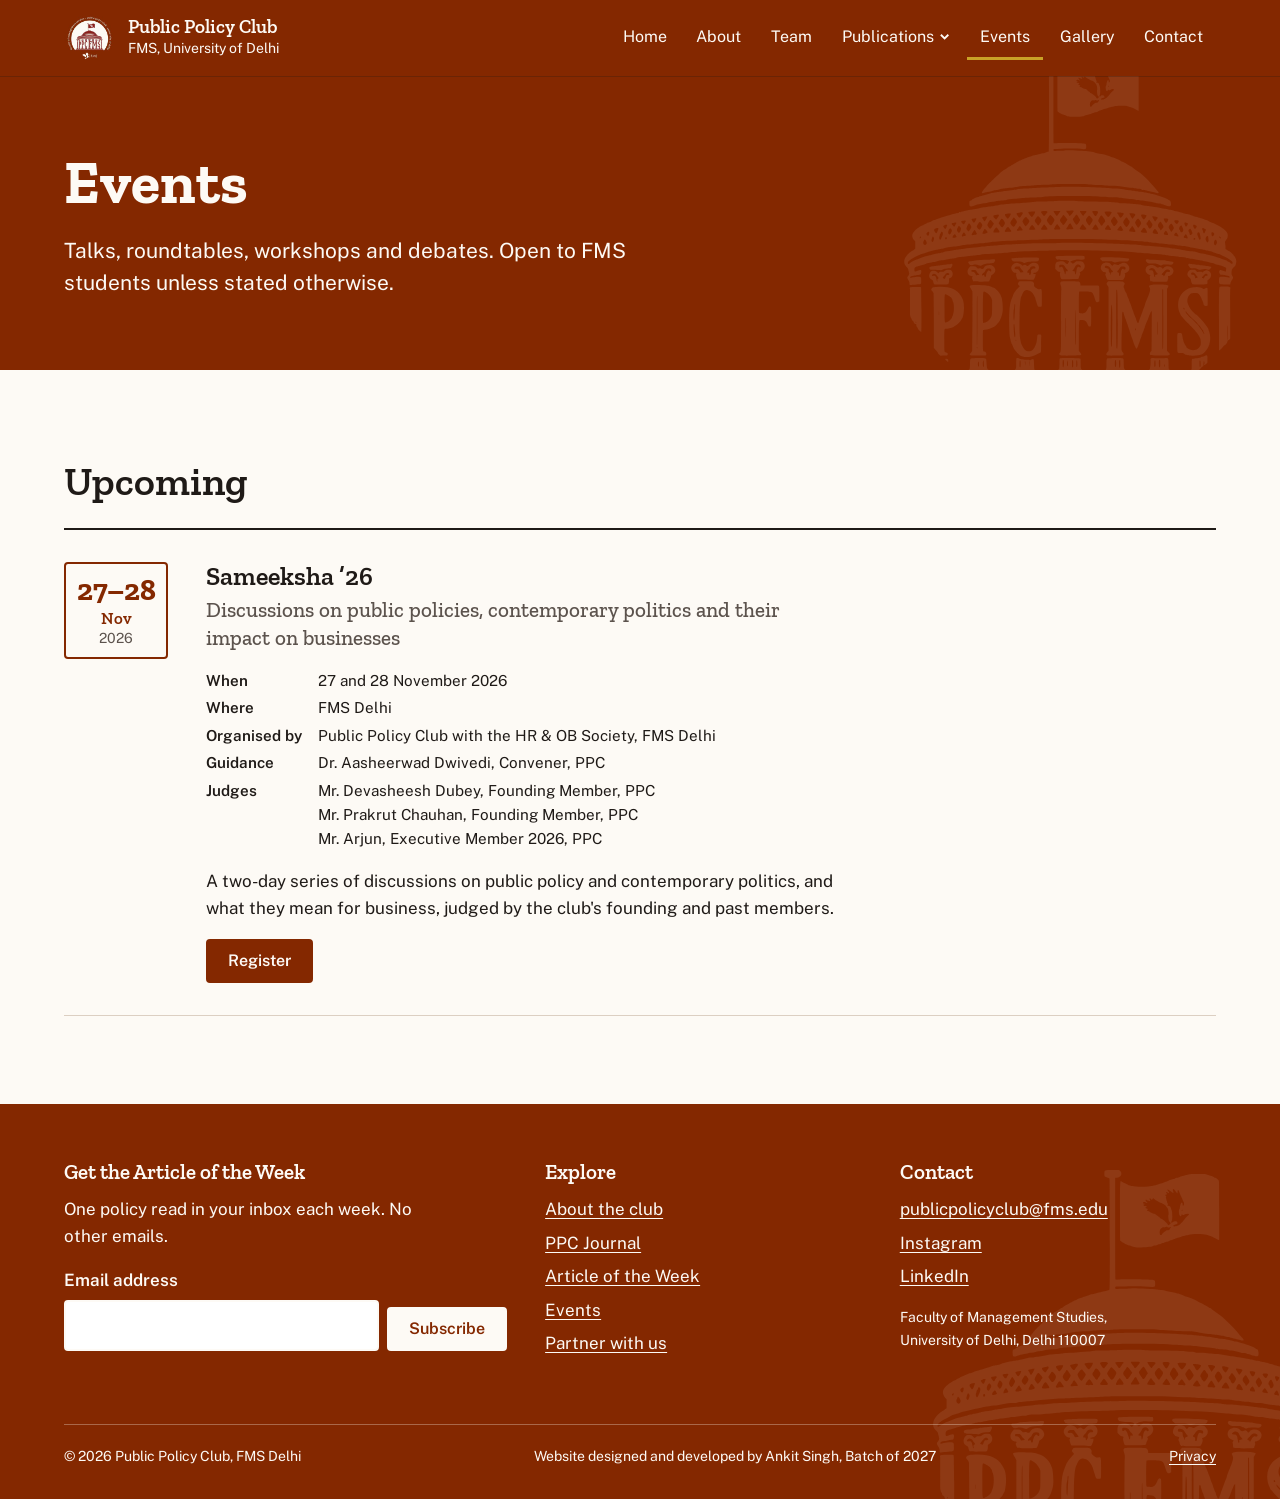
<file: events.html>
<!DOCTYPE html>
<html lang="en-IN">
<head>
  <meta charset="utf-8">
  <meta name="viewport" content="width=device-width, initial-scale=1">
  <title>Events | Public Policy Club, FMS Delhi</title>
  <meta name="description" content="Upcoming and past events from the Public Policy Club, FMS Delhi.">
  <meta name="theme-color" content="#842800">
  <meta property="og:title" content="Events | Public Policy Club, FMS Delhi">
  <meta property="og:description" content="Upcoming and past events from the Public Policy Club, FMS Delhi.">
  <meta property="og:image" content="assets/img/ppc-logo.jpg">
  <link rel="icon" href="assets/img/favicon-32.png" sizes="32x32">
  <link rel="apple-touch-icon" href="assets/img/apple-touch-icon.png">
  <link rel="preload" href="assets/fonts/zilla-slab-latin-700-normal.woff2" as="font" type="font/woff2" crossorigin>
  <link rel="stylesheet" href="assets/css/style.css">
  <script defer src="assets/js/main.js"></script>
  <!-- ANALYTICS: remove the two comment markers around the next line after setting up Umami (README, step 4) -->
  <!-- <script defer src="https://YOUR-UMAMI-APP.vercel.app/script.js" data-website-id="YOUR-WEBSITE-ID"></script> -->
</head>
<body data-club-email="publicpolicyclub@fms.edu">
  <a class="skip-link" href="#main">Skip to main content</a>

  <header class="site-header on-dark">
    <div class="wrap">
      <a class="brand" href="index.html">
        <img src="assets/img/ppc-logo-192.jpg" alt="" width="52" height="52">
        <span><span class="brand-name">Public Policy Club</span><span class="brand-sub">FMS, University of Delhi</span></span>
      </a>
      <button type="button" class="nav-toggle" aria-expanded="false" aria-controls="site-nav">Menu</button>
      <nav id="site-nav" class="site-nav" aria-label="Main">
        <ul class="nav-list">
          <li><a href="index.html">Home</a></li>
          <li><a href="about.html">About</a></li>
          <li><a href="team.html">Team</a></li>
          <li class="nav-item--sub">
            <button type="button" data-submenu aria-expanded="false" aria-controls="sub-publications">Publications <svg class="chev" viewBox="0 0 12 12" aria-hidden="true" focusable="false"><path d="M2 4l4 4 4-4" fill="none" stroke="currentColor" stroke-width="2"/></svg></button>
            <ul class="subnav" id="sub-publications">
              <li><a href="journal.html">Journal</a></li>
              <li><a href="article-of-the-week.html">Article of the Week</a></li>
            </ul>
          </li>
          <li><a href="events.html" aria-current="page">Events</a></li>
          <li><a href="gallery.html">Gallery</a></li>
          <li><a href="contact.html">Contact</a></li>
        </ul>
      </nav>
    </div>
  </header>

  <main id="main" tabindex="-1">
    <div class="page-head on-dark">
      <div class="wrap">

        <h1>Events</h1>
        <p class="lede">Talks, roundtables, workshops and debates. Open to FMS students unless stated otherwise.</p>
      </div>
    </div>
    <section class="section" aria-labelledby="upcoming">
      <div class="wrap">
        <h2 id="upcoming">Upcoming</h2>
        <!-- EVENTS: to add an event, copy one <li class="event"> ... </li> block and change:
             the datetime (YYYY-MM-DD) and the day / month / year shown, the title, When, Where, Format, Speakers,
             the description, and the Register link (href). Put it under Upcoming; when it is over, move it
             to the top of Past and change the button to "See photos". -->
        <ol class="events">
          <li class="event" data-impression="event-sameeksha-26">
            <p class="event-date event-date--range"><time datetime="2026-11-27"><span class="day">27–28</span><span class="month">Nov</span><span class="year">2026</span></time></p>
            <div>
              <h3>Sameeksha ’26</h3>
              <p class="event-subtitle">Discussions on public policies, contemporary politics and their impact on businesses</p>
              <dl class="event-meta">
                <dt>When</dt><dd><time datetime="2026-11-27">27</time> and <time datetime="2026-11-28">28 November 2026</time></dd>
                <dt>Where</dt><dd>FMS Delhi</dd>
                <dt>Organised by</dt><dd>Public Policy Club with the HR &amp; OB Society, FMS Delhi</dd>
                <dt>Guidance</dt><dd>Dr. Aasheerwad Dwivedi, Convener, PPC</dd>
                <dt>Judges</dt><dd><ul class="meta-list"><li>Mr. Devasheesh Dubey, Founding Member, PPC</li><li>Mr. Prakrut Chauhan, Founding Member, PPC</li><li>Mr. Arjun, Executive Member 2026, PPC</li></ul></dd>
              </dl>
              <p class="prose">A two-day series of discussions on public policy and contemporary politics, and what they mean for business, judged by the club's founding and past members.</p>
              <div class="btn-row">
                <a class="btn" href="https://docs.google.com/forms/d/e/1FAIpQLScAw-00pKcVZYY-fRdXUweHQu-wkED_mRyoWV8xws3Q_5XovA/viewform" target="_blank" rel="noopener noreferrer" data-umami-event="event-register" data-umami-event-event="sameeksha-26">Register<span class="visually-hidden"> for Sameeksha ’26 (opens Google Form in a new tab)</span></a>
              </div>
            </div>
          </li>
        </ol>
        <!-- EVENTS: this message shows automatically when the Upcoming list above has no events. Don't delete it. -->
        <div class="empty events-empty">
          <p><strong>No events scheduled right now.</strong></p>
          <p>Stay tuned, something exciting is on its way! <a href="#ft-news">Subscribe to the Article of the Week</a> to hear about our next event first.</p>
        </div>
      </div>
    </section>
    <!-- EVENTS: the Past section is hidden while it has no events. When you move the first finished event
         into the list below, delete the word hidden from the <section> tag on the next line. -->
    <section class="section section--paper" aria-labelledby="past-events" hidden>
      <div class="wrap">
        <h2 id="past-events">Past</h2>
        <ol class="events events--past"></ol>
      </div>
    </section>
  </main>

  <footer class="site-footer on-dark">
    <div class="wrap">
      <div class="footer-grid">
        <section aria-labelledby="ft-news">
          <h2 id="ft-news">Get the Article of the Week</h2>
          <p>One policy read in your inbox each week. No other emails.</p>
          <!-- FORMS: posts to the club's Google Form. Field names are its entry IDs (README, "Forms") -->
          <form class="newsletter" action="https://docs.google.com/forms/d/e/1FAIpQLSejpMvzr6jneN-X5bQ-1Phx_YcDhQTkYWQsI-Cc69CM4DYXDA/formResponse" method="post" data-js-form data-umami-event="newsletter-signup" data-success="You're subscribed. Look out for the next Article of the Week.">
            <input type="hidden" name="form" value="newsletter">
            <div class="field">
              <label for="nl-email-events">Email address</label>
              <input id="nl-email-events" name="entry.582132185" type="email" autocomplete="email" required>
            </div>
            <button class="btn" type="submit">Subscribe</button>
            <p class="form-status" role="status" aria-live="polite"></p>
          </form>
        </section>
        <section aria-labelledby="ft-explore">
          <h2 id="ft-explore">Explore</h2>
          <ul class="footer-links">
            <li><a href="about.html">About the club</a></li>
            <li><a href="journal.html">PPC Journal</a></li>
            <li><a href="article-of-the-week.html">Article of the Week</a></li>
            <li><a href="events.html">Events</a></li>
            <li><a href="contact.html#partner">Partner with us</a></li>
          </ul>
        </section>
        <section aria-labelledby="ft-contact">
          <h2 id="ft-contact">Contact</h2>
          <ul class="footer-links">
            <li><a href="mailto:publicpolicyclub@fms.edu">publicpolicyclub@fms.edu</a></li>
            <li><a href="https://www.instagram.com/publicpolicyclub_fms/" target="_blank" rel="noopener noreferrer">Instagram</a></li>
            <li><a href="https://www.linkedin.com/company/public-policy-club-fms-delhi/posts/" target="_blank" rel="noopener noreferrer">LinkedIn</a></li>
          </ul>
          <p class="brand-sub" style="margin-top:1rem">Faculty of Management Studies,<br>University of Delhi, Delhi 110007</p>
        </section>
      </div>
      <div class="footer-base">
        <p style="margin:0">© <span data-year>2026</span> Public Policy Club, FMS Delhi</p>
        <p style="margin:0">Website designed and developed by Ankit Singh, Batch of 2027</p>
        <p style="margin:0"><a href="privacy.html">Privacy</a></p>
      </div>
    </div>
  </footer>
</body>
</html>
</file>
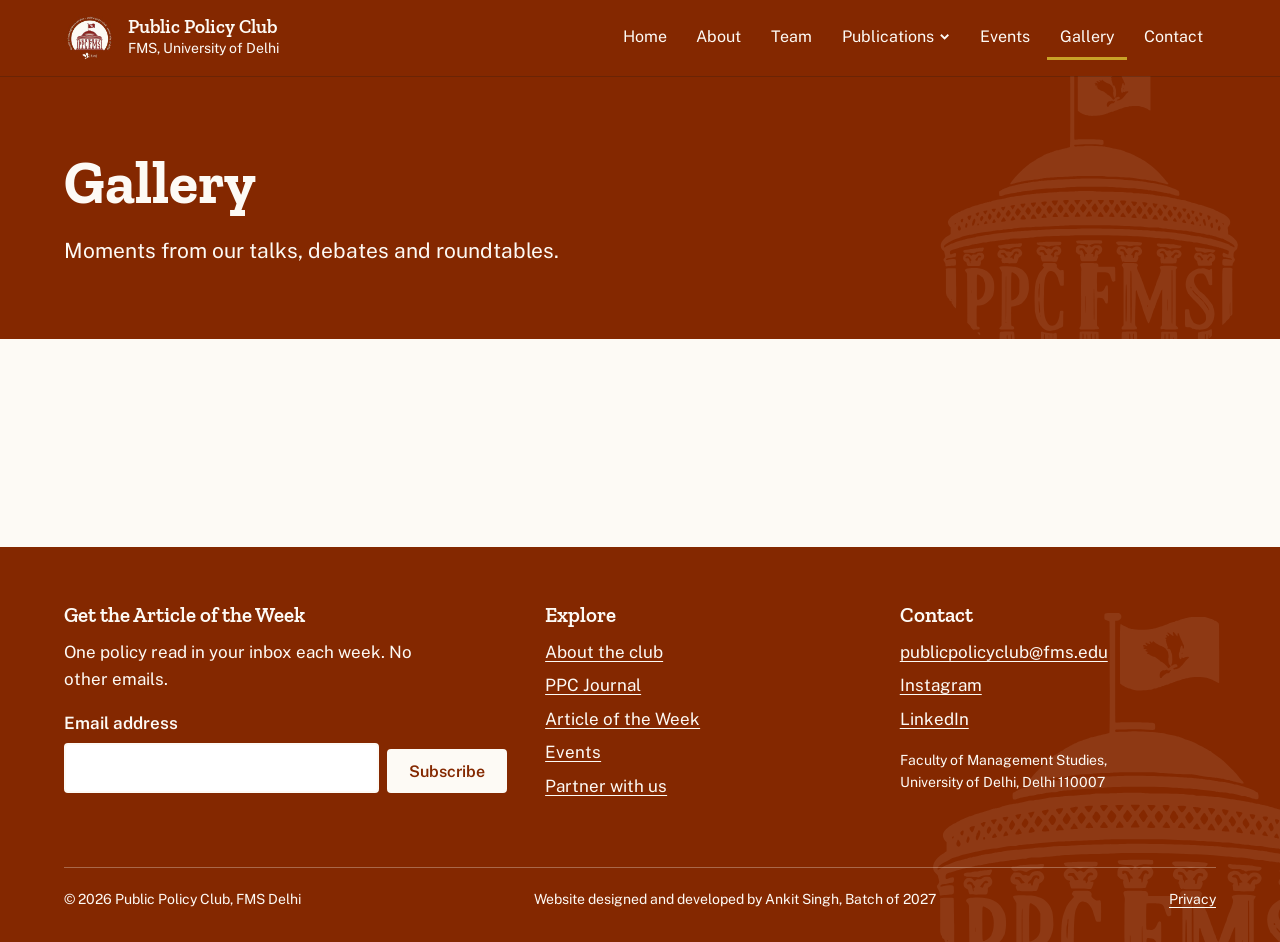
<file: gallery.html>
<!DOCTYPE html>
<html lang="en-IN">
<head>
  <meta charset="utf-8">
  <meta name="viewport" content="width=device-width, initial-scale=1">
  <title>Gallery | Public Policy Club, FMS Delhi</title>
  <meta name="description" content="Photos from Public Policy Club events at FMS Delhi.">
  <meta name="theme-color" content="#842800">
  <meta property="og:title" content="Gallery | Public Policy Club, FMS Delhi">
  <meta property="og:description" content="Photos from Public Policy Club events at FMS Delhi.">
  <meta property="og:image" content="assets/img/ppc-logo.jpg">
  <link rel="icon" href="assets/img/favicon-32.png" sizes="32x32">
  <link rel="apple-touch-icon" href="assets/img/apple-touch-icon.png">
  <link rel="preload" href="assets/fonts/zilla-slab-latin-700-normal.woff2" as="font" type="font/woff2" crossorigin>
  <link rel="stylesheet" href="assets/css/style.css">
  <script defer src="assets/js/main.js"></script>
  <!-- ANALYTICS: remove the two comment markers around the next line after setting up Umami (README, step 4) -->
  <!-- <script defer src="https://YOUR-UMAMI-APP.vercel.app/script.js" data-website-id="YOUR-WEBSITE-ID"></script> -->
</head>
<body data-club-email="publicpolicyclub@fms.edu">
  <a class="skip-link" href="#main">Skip to main content</a>

  <header class="site-header on-dark">
    <div class="wrap">
      <a class="brand" href="index.html">
        <img src="assets/img/ppc-logo-192.jpg" alt="" width="52" height="52">
        <span><span class="brand-name">Public Policy Club</span><span class="brand-sub">FMS, University of Delhi</span></span>
      </a>
      <button type="button" class="nav-toggle" aria-expanded="false" aria-controls="site-nav">Menu</button>
      <nav id="site-nav" class="site-nav" aria-label="Main">
        <ul class="nav-list">
          <li><a href="index.html">Home</a></li>
          <li><a href="about.html">About</a></li>
          <li><a href="team.html">Team</a></li>
          <li class="nav-item--sub">
            <button type="button" data-submenu aria-expanded="false" aria-controls="sub-publications">Publications <svg class="chev" viewBox="0 0 12 12" aria-hidden="true" focusable="false"><path d="M2 4l4 4 4-4" fill="none" stroke="currentColor" stroke-width="2"/></svg></button>
            <ul class="subnav" id="sub-publications">
              <li><a href="journal.html">Journal</a></li>
              <li><a href="article-of-the-week.html">Article of the Week</a></li>
            </ul>
          </li>
          <li><a href="events.html">Events</a></li>
          <li><a href="gallery.html" aria-current="page">Gallery</a></li>
          <li><a href="contact.html">Contact</a></li>
        </ul>
      </nav>
    </div>
  </header>

  <main id="main" tabindex="-1">
    <div class="page-head on-dark">
      <div class="wrap">

        <h1>Gallery</h1>
        <p class="lede">Moments from our talks, debates and roundtables.</p>
      </div>
    </div>
    <section class="section">
      <div class="wrap">
        <!-- GALLERY: add one <li> per photo inside the list below:
          <li><figure><img src="assets/img/gallery/FILE.jpg" alt="Describe what is happening in the photo" width="1200" height="900" loading="lazy"><figcaption>Event name, Month Year</figcaption></figure></li>
          Resize photos to about 1200 px wide before uploading. -->
        <ul class="gallery" aria-label="Event photos">
        </ul>
      </div>
    </section>
  </main>

  <footer class="site-footer on-dark">
    <div class="wrap">
      <div class="footer-grid">
        <section aria-labelledby="ft-news">
          <h2 id="ft-news">Get the Article of the Week</h2>
          <p>One policy read in your inbox each week. No other emails.</p>
          <!-- FORMS: posts to the club's Google Form. Field names are its entry IDs (README, "Forms") -->
          <form class="newsletter" action="https://docs.google.com/forms/d/e/1FAIpQLSejpMvzr6jneN-X5bQ-1Phx_YcDhQTkYWQsI-Cc69CM4DYXDA/formResponse" method="post" data-js-form data-umami-event="newsletter-signup" data-success="You're subscribed. Look out for the next Article of the Week.">
            <input type="hidden" name="form" value="newsletter">
            <div class="field">
              <label for="nl-email-gallery">Email address</label>
              <input id="nl-email-gallery" name="entry.582132185" type="email" autocomplete="email" required>
            </div>
            <button class="btn" type="submit">Subscribe</button>
            <p class="form-status" role="status" aria-live="polite"></p>
          </form>
        </section>
        <section aria-labelledby="ft-explore">
          <h2 id="ft-explore">Explore</h2>
          <ul class="footer-links">
            <li><a href="about.html">About the club</a></li>
            <li><a href="journal.html">PPC Journal</a></li>
            <li><a href="article-of-the-week.html">Article of the Week</a></li>
            <li><a href="events.html">Events</a></li>
            <li><a href="contact.html#partner">Partner with us</a></li>
          </ul>
        </section>
        <section aria-labelledby="ft-contact">
          <h2 id="ft-contact">Contact</h2>
          <ul class="footer-links">
            <li><a href="mailto:publicpolicyclub@fms.edu">publicpolicyclub@fms.edu</a></li>
            <li><a href="https://www.instagram.com/publicpolicyclub_fms/" target="_blank" rel="noopener noreferrer">Instagram</a></li>
            <li><a href="https://www.linkedin.com/company/public-policy-club-fms-delhi/posts/" target="_blank" rel="noopener noreferrer">LinkedIn</a></li>
          </ul>
          <p class="brand-sub" style="margin-top:1rem">Faculty of Management Studies,<br>University of Delhi, Delhi 110007</p>
        </section>
      </div>
      <div class="footer-base">
        <p style="margin:0">© <span data-year>2026</span> Public Policy Club, FMS Delhi</p>
        <p style="margin:0">Website designed and developed by Ankit Singh, Batch of 2027</p>
        <p style="margin:0"><a href="privacy.html">Privacy</a></p>
      </div>
    </div>
  </footer>
</body>
</html>
</file>
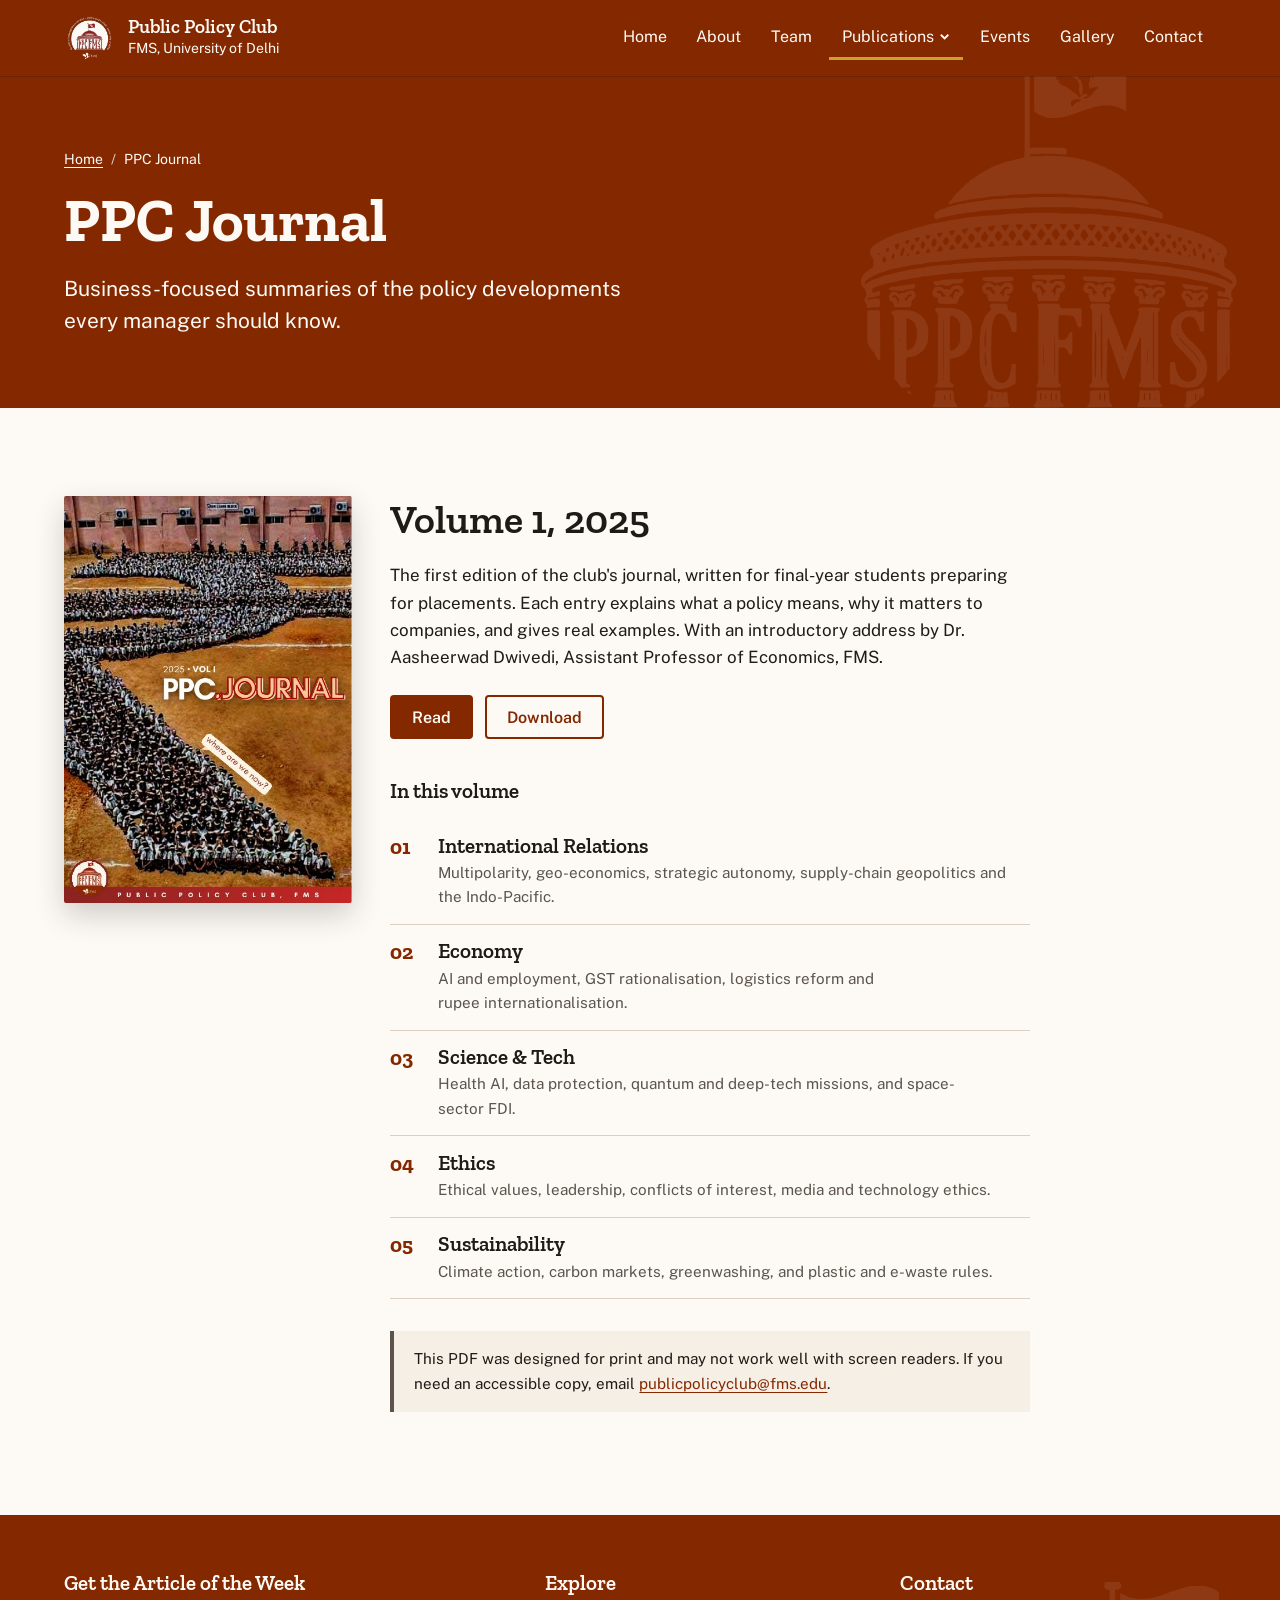
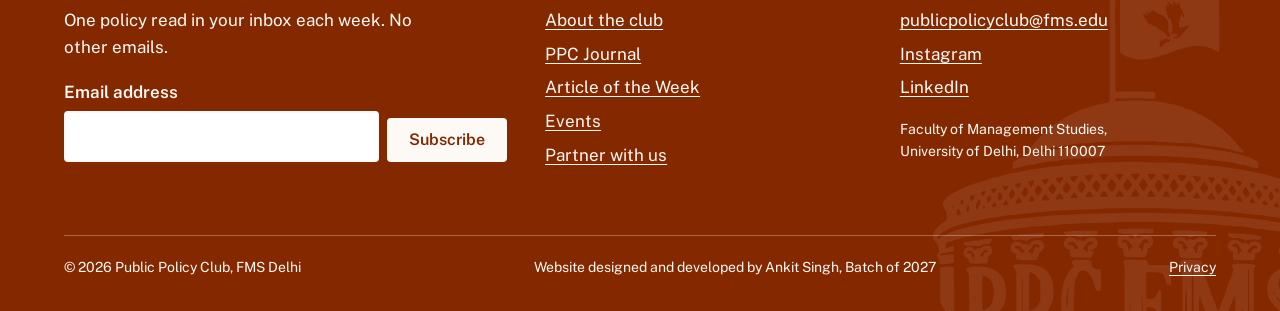
<file: journal.html>
<!DOCTYPE html>
<html lang="en-IN">
<head>
  <meta charset="utf-8">
  <meta name="viewport" content="width=device-width, initial-scale=1">
  <title>Journal | Public Policy Club, FMS Delhi</title>
  <meta name="description" content="PPC Journal Vol. I (2025): business-focused summaries of the year's public policy developments.">
  <meta name="theme-color" content="#842800">
  <meta property="og:title" content="Journal | Public Policy Club, FMS Delhi">
  <meta property="og:description" content="PPC Journal Vol. I (2025): business-focused summaries of the year's public policy developments.">
  <meta property="og:image" content="assets/img/ppc-logo.jpg">
  <link rel="icon" href="assets/img/favicon-32.png" sizes="32x32">
  <link rel="apple-touch-icon" href="assets/img/apple-touch-icon.png">
  <link rel="preload" href="assets/fonts/zilla-slab-latin-700-normal.woff2" as="font" type="font/woff2" crossorigin>
  <link rel="stylesheet" href="assets/css/style.css">
  <script defer src="assets/js/main.js"></script>
  <!-- ANALYTICS: remove the two comment markers around the next line after setting up Umami (README, step 4) -->
  <!-- <script defer src="https://YOUR-UMAMI-APP.vercel.app/script.js" data-website-id="YOUR-WEBSITE-ID"></script> -->
</head>
<body data-club-email="publicpolicyclub@fms.edu">
  <a class="skip-link" href="#main">Skip to main content</a>

  <header class="site-header on-dark">
    <div class="wrap">
      <a class="brand" href="index.html">
        <img src="assets/img/ppc-logo-192.jpg" alt="" width="52" height="52">
        <span><span class="brand-name">Public Policy Club</span><span class="brand-sub">FMS, University of Delhi</span></span>
      </a>
      <button type="button" class="nav-toggle" aria-expanded="false" aria-controls="site-nav">Menu</button>
      <nav id="site-nav" class="site-nav" aria-label="Main">
        <ul class="nav-list">
          <li><a href="index.html">Home</a></li>
          <li><a href="about.html">About</a></li>
          <li><a href="team.html">Team</a></li>
          <li class="nav-item--sub">
            <button type="button" class="is-section" data-submenu aria-expanded="false" aria-controls="sub-publications">Publications <svg class="chev" viewBox="0 0 12 12" aria-hidden="true" focusable="false"><path d="M2 4l4 4 4-4" fill="none" stroke="currentColor" stroke-width="2"/></svg></button>
            <ul class="subnav" id="sub-publications">
              <li><a href="journal.html" aria-current="page">Journal</a></li>
              <li><a href="article-of-the-week.html">Article of the Week</a></li>
            </ul>
          </li>
          <li><a href="events.html">Events</a></li>
          <li><a href="gallery.html">Gallery</a></li>
          <li><a href="contact.html">Contact</a></li>
        </ul>
      </nav>
    </div>
  </header>

  <main id="main" tabindex="-1">
    <div class="page-head on-dark">
      <div class="wrap">
        <nav class="breadcrumb" aria-label="Breadcrumb"><ol><li><a href="index.html">Home</a></li><li aria-current="page">PPC Journal</li></ol></nav>
        <h1>PPC Journal</h1>
        <p class="lede">Business-focused summaries of the policy developments every manager should know.</p>
      </div>
    </div>
    <section class="section" aria-labelledby="vol1" data-impression="journal-vol1">
      <div class="wrap journal">
        <img class="journal-cover" src="assets/img/journal-cover.jpg" alt="Cover of PPC Journal, 2025, Volume I, titled 'Where are we now?'" width="497" height="702">
        <div class="prose">
          <h2 id="vol1">Volume 1, 2025</h2>
          <p>The first edition of the club's journal, written for final-year students preparing for placements. Each entry explains what a policy means, why it matters to companies, and gives real examples. With an introductory address by Dr. Aasheerwad Dwivedi, Assistant Professor of Economics, FMS.</p>
          <div class="btn-row">
            <a class="btn" href="assets/docs/ppc-journal-2025-vol-1.pdf" target="_blank" rel="noopener noreferrer" data-umami-event="journal-open" data-umami-event-volume="2025-vol-1">Read<span class="visually-hidden"> Volume 1 (PDF, 6.1 MB, opens in a new tab)</span></a>
            <a class="btn btn--ghost" href="assets/docs/ppc-journal-2025-vol-1.pdf" download data-umami-event="journal-download" data-umami-event-volume="2025-vol-1">Download</a>
          </div>
          <h3 style="margin-top:2.5rem">In this volume</h3>
          <ol class="chapters">
              <li><div><h3>International Relations</h3><p>Multipolarity, geo-economics, strategic autonomy, supply-chain geopolitics and the Indo-Pacific.</p></div></li>
              <li><div><h3>Economy</h3><p>AI and employment, GST rationalisation, logistics reform and rupee internationalisation.</p></div></li>
              <li><div><h3>Science & Tech</h3><p>Health AI, data protection, quantum and deep-tech missions, and space-sector FDI.</p></div></li>
              <li><div><h3>Ethics</h3><p>Ethical values, leadership, conflicts of interest, media and technology ethics.</p></div></li>
              <li><div><h3>Sustainability</h3><p>Climate action, carbon markets, greenwashing, and plastic and e-waste rules.</p></div></li>
          </ol>
          <p class="note">This PDF was designed for print and may not work well with screen readers. If you need an accessible copy, email <a href="mailto:publicpolicyclub@fms.edu">publicpolicyclub@fms.edu</a>.</p>
        </div>
      </div>
    </section>
  </main>

  <footer class="site-footer on-dark">
    <div class="wrap">
      <div class="footer-grid">
        <section aria-labelledby="ft-news">
          <h2 id="ft-news">Get the Article of the Week</h2>
          <p>One policy read in your inbox each week. No other emails.</p>
          <!-- FORMS: posts to the club's Google Form. Field names are its entry IDs (README, "Forms") -->
          <form class="newsletter" action="https://docs.google.com/forms/d/e/1FAIpQLSejpMvzr6jneN-X5bQ-1Phx_YcDhQTkYWQsI-Cc69CM4DYXDA/formResponse" method="post" data-js-form data-umami-event="newsletter-signup" data-success="You're subscribed. Look out for the next Article of the Week.">
            <input type="hidden" name="form" value="newsletter">
            <div class="field">
              <label for="nl-email-journal">Email address</label>
              <input id="nl-email-journal" name="entry.582132185" type="email" autocomplete="email" required>
            </div>
            <button class="btn" type="submit">Subscribe</button>
            <p class="form-status" role="status" aria-live="polite"></p>
          </form>
        </section>
        <section aria-labelledby="ft-explore">
          <h2 id="ft-explore">Explore</h2>
          <ul class="footer-links">
            <li><a href="about.html">About the club</a></li>
            <li><a href="journal.html">PPC Journal</a></li>
            <li><a href="article-of-the-week.html">Article of the Week</a></li>
            <li><a href="events.html">Events</a></li>
            <li><a href="contact.html#partner">Partner with us</a></li>
          </ul>
        </section>
        <section aria-labelledby="ft-contact">
          <h2 id="ft-contact">Contact</h2>
          <ul class="footer-links">
            <li><a href="mailto:publicpolicyclub@fms.edu">publicpolicyclub@fms.edu</a></li>
            <li><a href="https://www.instagram.com/publicpolicyclub_fms/" target="_blank" rel="noopener noreferrer">Instagram</a></li>
            <li><a href="https://www.linkedin.com/company/public-policy-club-fms-delhi/posts/" target="_blank" rel="noopener noreferrer">LinkedIn</a></li>
          </ul>
          <p class="brand-sub" style="margin-top:1rem">Faculty of Management Studies,<br>University of Delhi, Delhi 110007</p>
        </section>
      </div>
      <div class="footer-base">
        <p style="margin:0">© <span data-year>2026</span> Public Policy Club, FMS Delhi</p>
        <p style="margin:0">Website designed and developed by Ankit Singh, Batch of 2027</p>
        <p style="margin:0"><a href="privacy.html">Privacy</a></p>
      </div>
    </div>
  </footer>
</body>
</html>
</file>
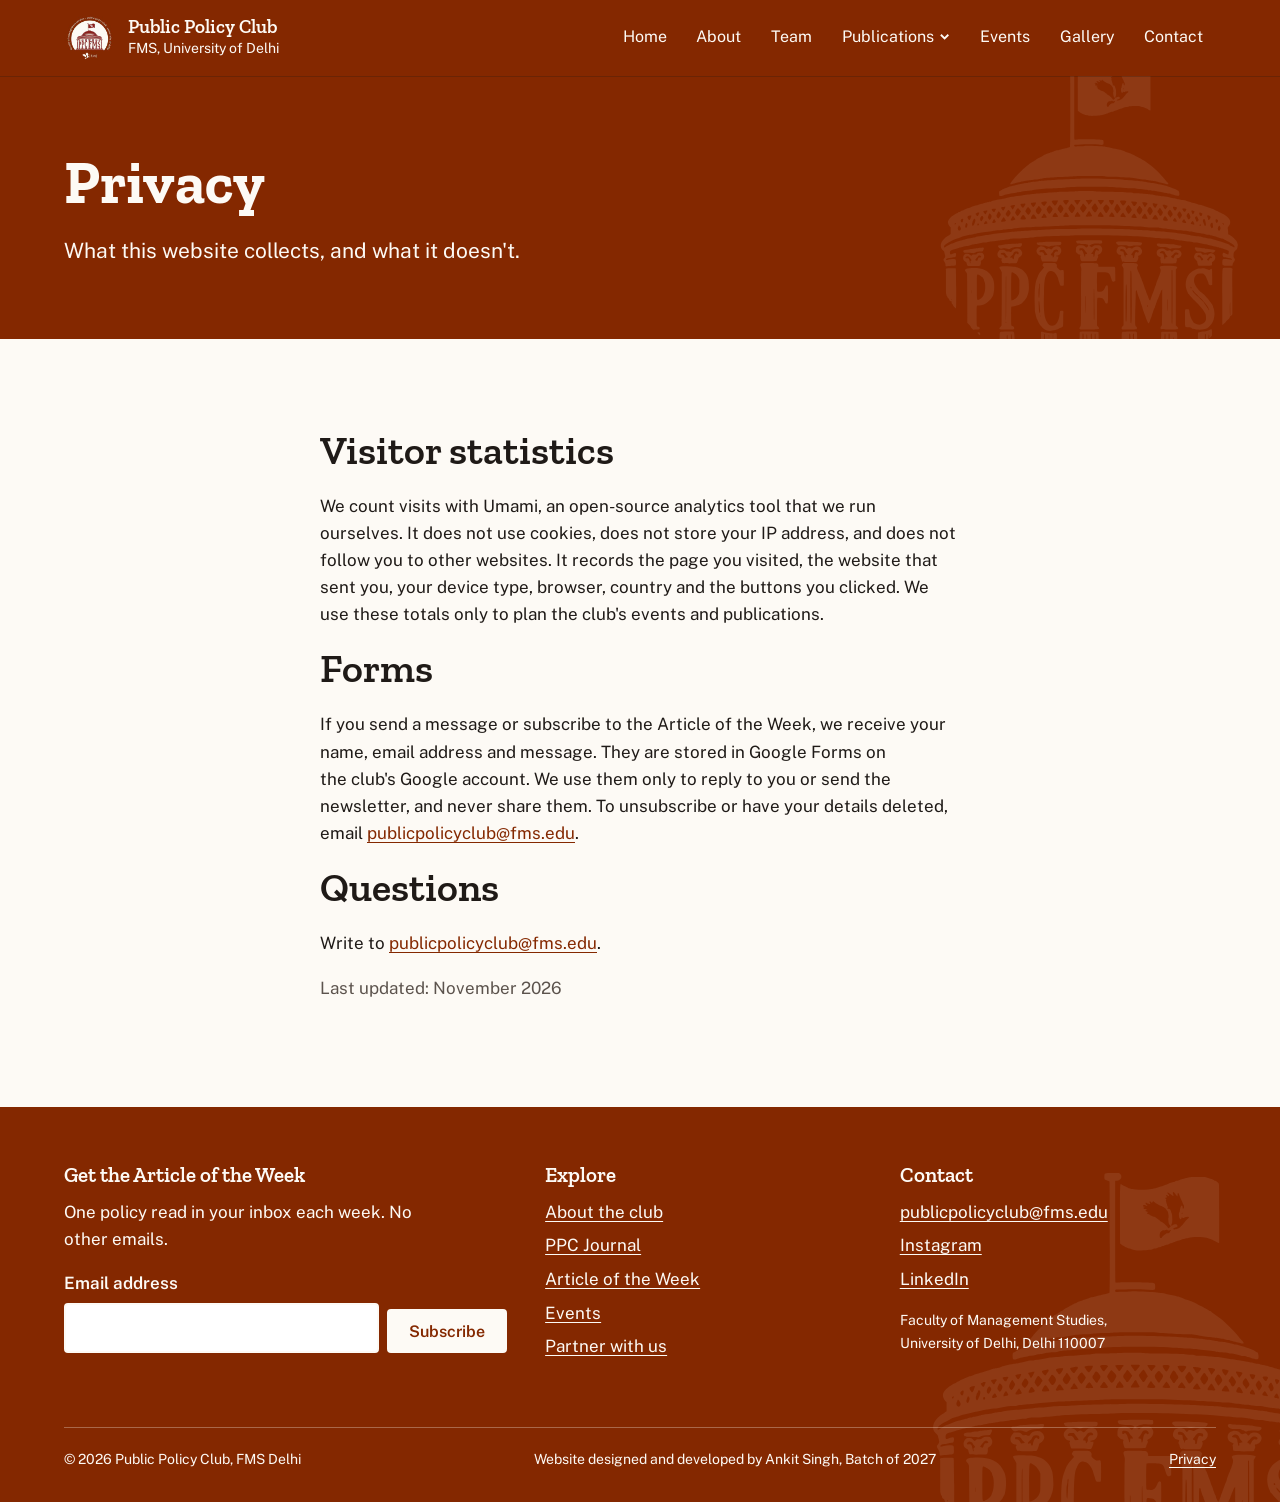
<file: privacy.html>
<!DOCTYPE html>
<html lang="en-IN">
<head>
  <meta charset="utf-8">
  <meta name="viewport" content="width=device-width, initial-scale=1">
  <title>Privacy | Public Policy Club, FMS Delhi</title>
  <meta name="description" content="How the Public Policy Club website handles visitor data.">
  <meta name="theme-color" content="#842800">
  <meta property="og:title" content="Privacy | Public Policy Club, FMS Delhi">
  <meta property="og:description" content="How the Public Policy Club website handles visitor data.">
  <meta property="og:image" content="assets/img/ppc-logo.jpg">
  <link rel="icon" href="assets/img/favicon-32.png" sizes="32x32">
  <link rel="apple-touch-icon" href="assets/img/apple-touch-icon.png">
  <link rel="preload" href="assets/fonts/zilla-slab-latin-700-normal.woff2" as="font" type="font/woff2" crossorigin>
  <link rel="stylesheet" href="assets/css/style.css">
  <script defer src="assets/js/main.js"></script>
  <!-- ANALYTICS: remove the two comment markers around the next line after setting up Umami (README, step 4) -->
  <!-- <script defer src="https://YOUR-UMAMI-APP.vercel.app/script.js" data-website-id="YOUR-WEBSITE-ID"></script> -->
</head>
<body data-club-email="publicpolicyclub@fms.edu">
  <a class="skip-link" href="#main">Skip to main content</a>

  <header class="site-header on-dark">
    <div class="wrap">
      <a class="brand" href="index.html">
        <img src="assets/img/ppc-logo-192.jpg" alt="" width="52" height="52">
        <span><span class="brand-name">Public Policy Club</span><span class="brand-sub">FMS, University of Delhi</span></span>
      </a>
      <button type="button" class="nav-toggle" aria-expanded="false" aria-controls="site-nav">Menu</button>
      <nav id="site-nav" class="site-nav" aria-label="Main">
        <ul class="nav-list">
          <li><a href="index.html">Home</a></li>
          <li><a href="about.html">About</a></li>
          <li><a href="team.html">Team</a></li>
          <li class="nav-item--sub">
            <button type="button" data-submenu aria-expanded="false" aria-controls="sub-publications">Publications <svg class="chev" viewBox="0 0 12 12" aria-hidden="true" focusable="false"><path d="M2 4l4 4 4-4" fill="none" stroke="currentColor" stroke-width="2"/></svg></button>
            <ul class="subnav" id="sub-publications">
              <li><a href="journal.html">Journal</a></li>
              <li><a href="article-of-the-week.html">Article of the Week</a></li>
            </ul>
          </li>
          <li><a href="events.html">Events</a></li>
          <li><a href="gallery.html">Gallery</a></li>
          <li><a href="contact.html">Contact</a></li>
        </ul>
      </nav>
    </div>
  </header>

  <main id="main" tabindex="-1">
    <div class="page-head on-dark">
      <div class="wrap">

        <h1>Privacy</h1>
        <p class="lede">What this website collects, and what it doesn't.</p>
      </div>
    </div>
    <section class="section">
      <div class="wrap prose">
        <h2>Visitor statistics</h2>
        <p>We count visits with Umami, an open-source analytics tool that we run ourselves. It does not use cookies, does not store your IP address, and does not follow you to other websites. It records the page you visited, the website that sent you, your device type, browser, country and the buttons you clicked. We use these totals only to plan the club's events and publications.</p>
        <h2>Forms</h2>
        <p>If you send a message or subscribe to the Article of the Week, we receive your name, email address and message. They are stored in Google Forms on the club's Google account. We use them only to reply to you or send the newsletter, and never share them. To unsubscribe or have your details deleted, email <a href="mailto:publicpolicyclub@fms.edu">publicpolicyclub@fms.edu</a>.</p>
        <h2>Questions</h2>
        <p>Write to <a href="mailto:publicpolicyclub@fms.edu">publicpolicyclub@fms.edu</a>.</p>
        <p class="muted">Last updated: November 2026</p>
      </div>
    </section>
  </main>

  <footer class="site-footer on-dark">
    <div class="wrap">
      <div class="footer-grid">
        <section aria-labelledby="ft-news">
          <h2 id="ft-news">Get the Article of the Week</h2>
          <p>One policy read in your inbox each week. No other emails.</p>
          <!-- FORMS: posts to the club's Google Form. Field names are its entry IDs (README, "Forms") -->
          <form class="newsletter" action="https://docs.google.com/forms/d/e/1FAIpQLSejpMvzr6jneN-X5bQ-1Phx_YcDhQTkYWQsI-Cc69CM4DYXDA/formResponse" method="post" data-js-form data-umami-event="newsletter-signup" data-success="You're subscribed. Look out for the next Article of the Week.">
            <input type="hidden" name="form" value="newsletter">
            <div class="field">
              <label for="nl-email-privacy">Email address</label>
              <input id="nl-email-privacy" name="entry.582132185" type="email" autocomplete="email" required>
            </div>
            <button class="btn" type="submit">Subscribe</button>
            <p class="form-status" role="status" aria-live="polite"></p>
          </form>
        </section>
        <section aria-labelledby="ft-explore">
          <h2 id="ft-explore">Explore</h2>
          <ul class="footer-links">
            <li><a href="about.html">About the club</a></li>
            <li><a href="journal.html">PPC Journal</a></li>
            <li><a href="article-of-the-week.html">Article of the Week</a></li>
            <li><a href="events.html">Events</a></li>
            <li><a href="contact.html#partner">Partner with us</a></li>
          </ul>
        </section>
        <section aria-labelledby="ft-contact">
          <h2 id="ft-contact">Contact</h2>
          <ul class="footer-links">
            <li><a href="mailto:publicpolicyclub@fms.edu">publicpolicyclub@fms.edu</a></li>
            <li><a href="https://www.instagram.com/publicpolicyclub_fms/" target="_blank" rel="noopener noreferrer">Instagram</a></li>
            <li><a href="https://www.linkedin.com/company/public-policy-club-fms-delhi/posts/" target="_blank" rel="noopener noreferrer">LinkedIn</a></li>
          </ul>
          <p class="brand-sub" style="margin-top:1rem">Faculty of Management Studies,<br>University of Delhi, Delhi 110007</p>
        </section>
      </div>
      <div class="footer-base">
        <p style="margin:0">© <span data-year>2026</span> Public Policy Club, FMS Delhi</p>
        <p style="margin:0">Website designed and developed by Ankit Singh, Batch of 2027</p>
        <p style="margin:0"><a href="privacy.html">Privacy</a></p>
      </div>
    </div>
  </footer>
</body>
</html>
</file>
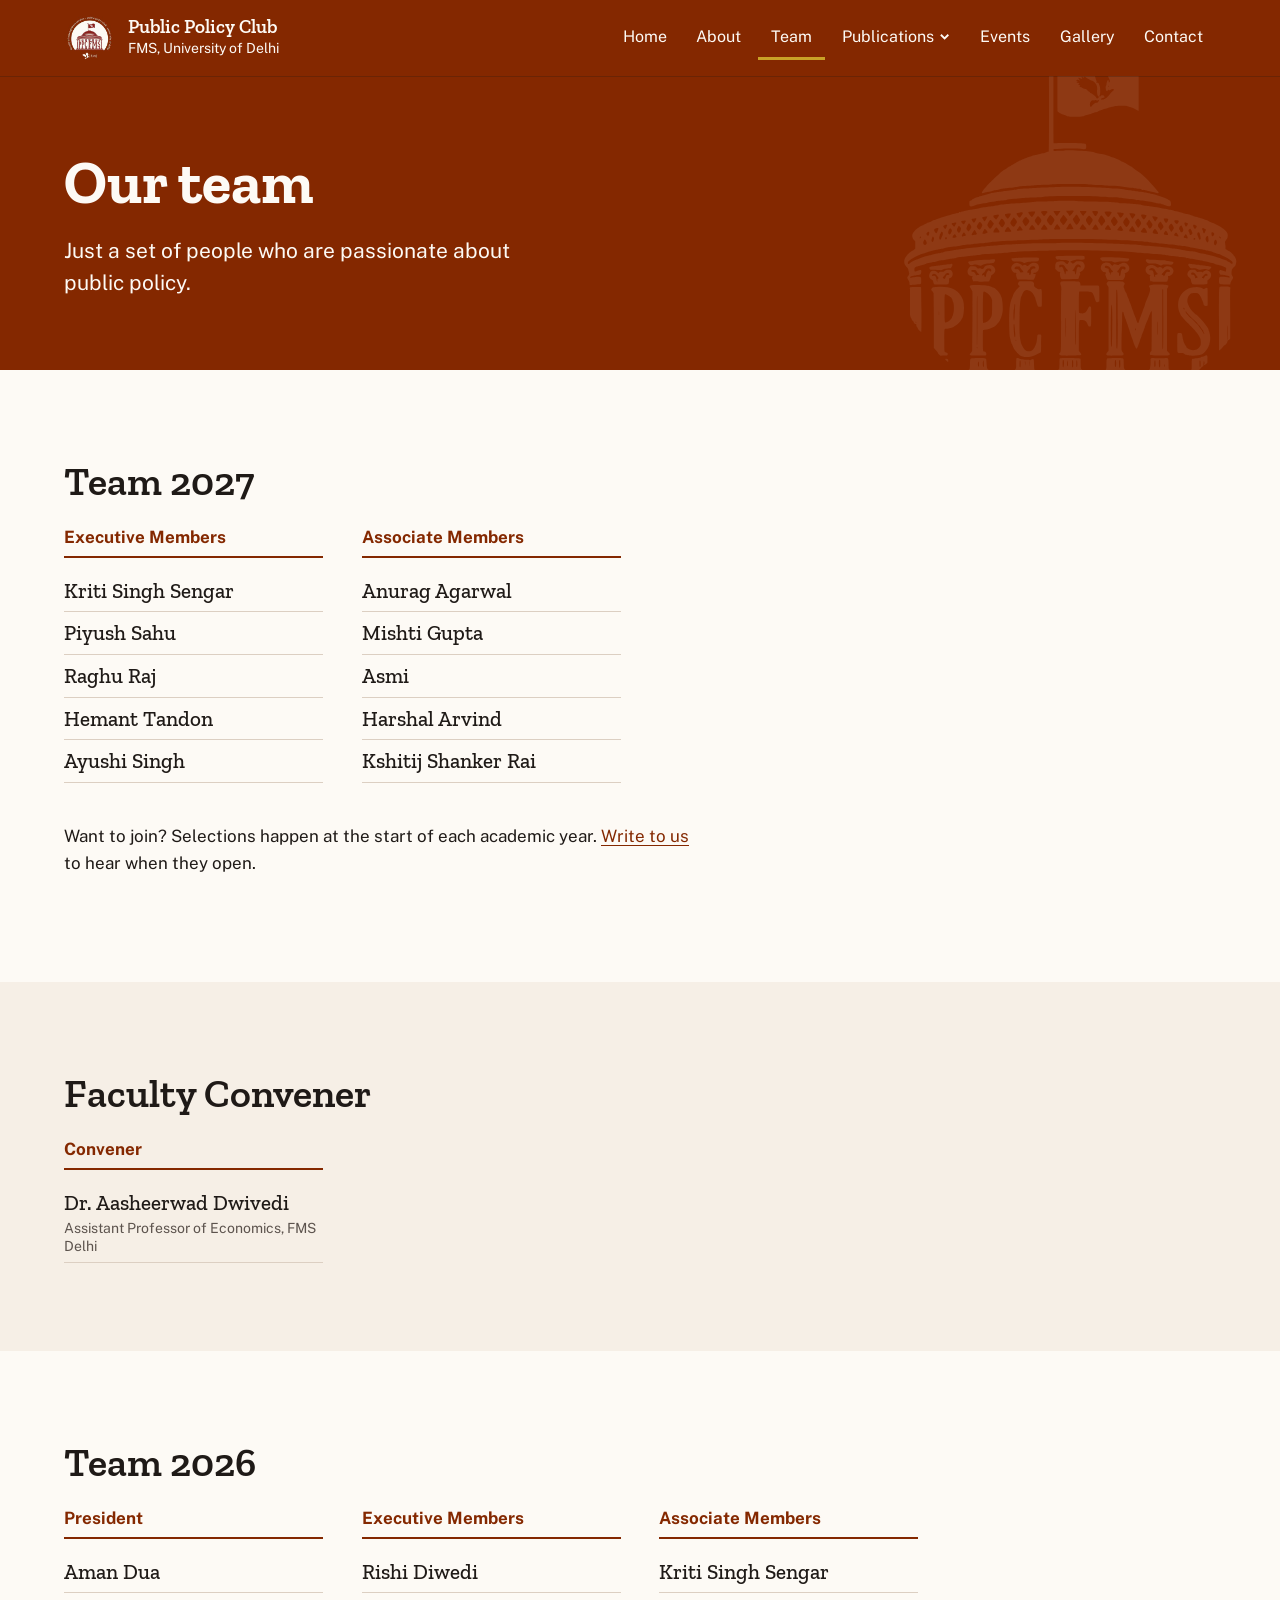
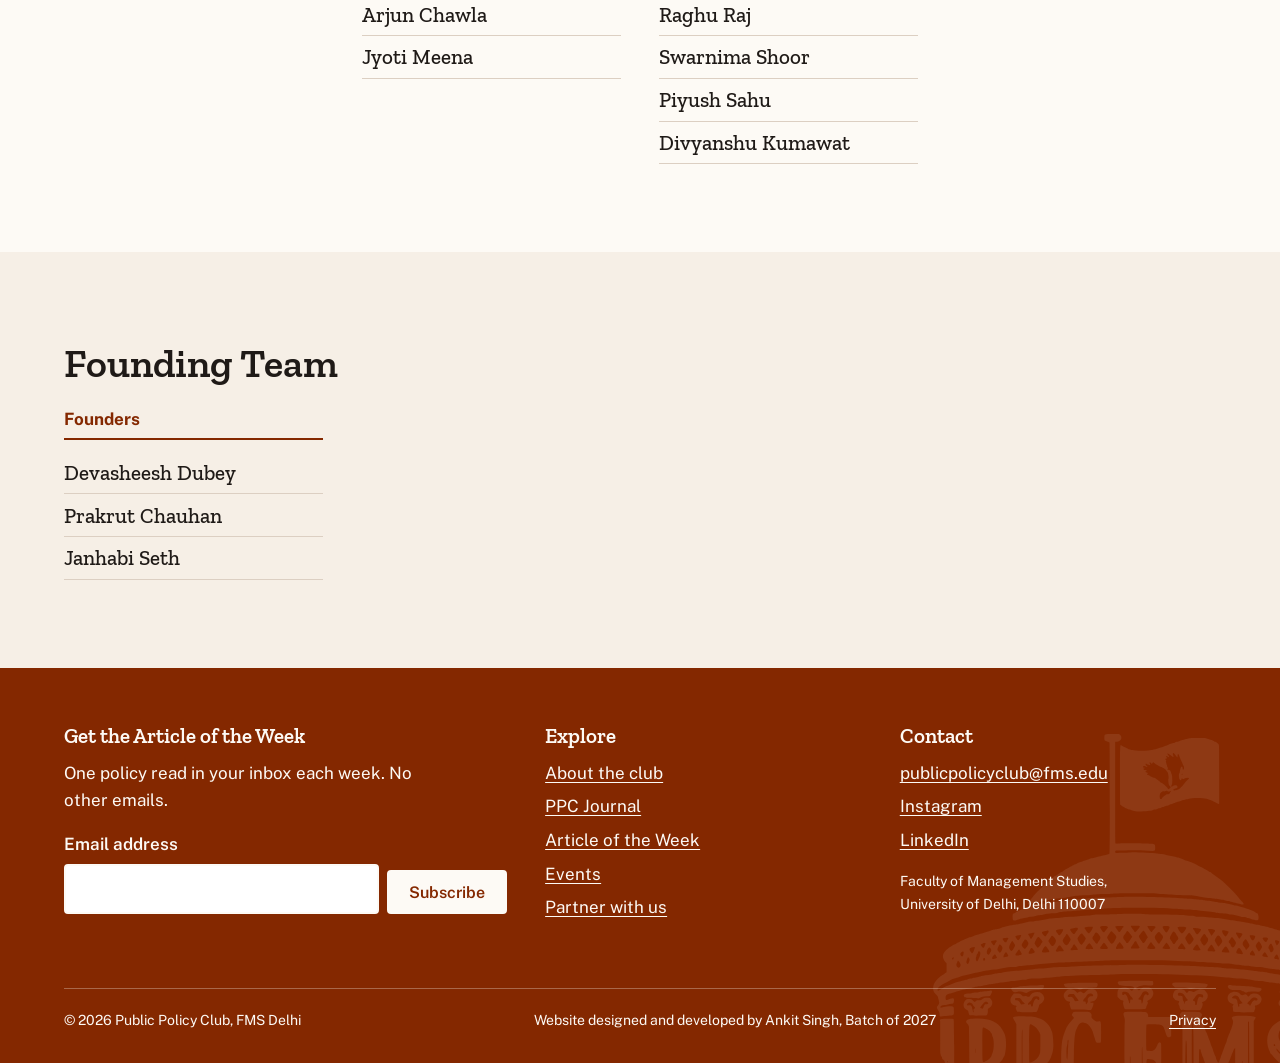
<file: team.html>
<!DOCTYPE html>
<html lang="en-IN">
<head>
  <meta charset="utf-8">
  <meta name="viewport" content="width=device-width, initial-scale=1">
  <title>Team | Public Policy Club, FMS Delhi</title>
  <meta name="description" content="The people behind the Public Policy Club, FMS Delhi.">
  <meta name="theme-color" content="#842800">
  <meta property="og:title" content="Team | Public Policy Club, FMS Delhi">
  <meta property="og:description" content="The people behind the Public Policy Club, FMS Delhi.">
  <meta property="og:image" content="assets/img/ppc-logo.jpg">
  <link rel="icon" href="assets/img/favicon-32.png" sizes="32x32">
  <link rel="apple-touch-icon" href="assets/img/apple-touch-icon.png">
  <link rel="preload" href="assets/fonts/zilla-slab-latin-700-normal.woff2" as="font" type="font/woff2" crossorigin>
  <link rel="stylesheet" href="assets/css/style.css">
  <script defer src="assets/js/main.js"></script>
  <!-- ANALYTICS: remove the two comment markers around the next line after setting up Umami (README, step 4) -->
  <!-- <script defer src="https://YOUR-UMAMI-APP.vercel.app/script.js" data-website-id="YOUR-WEBSITE-ID"></script> -->
</head>
<body data-club-email="publicpolicyclub@fms.edu">
  <a class="skip-link" href="#main">Skip to main content</a>

  <header class="site-header on-dark">
    <div class="wrap">
      <a class="brand" href="index.html">
        <img src="assets/img/ppc-logo-192.jpg" alt="" width="52" height="52">
        <span><span class="brand-name">Public Policy Club</span><span class="brand-sub">FMS, University of Delhi</span></span>
      </a>
      <button type="button" class="nav-toggle" aria-expanded="false" aria-controls="site-nav">Menu</button>
      <nav id="site-nav" class="site-nav" aria-label="Main">
        <ul class="nav-list">
          <li><a href="index.html">Home</a></li>
          <li><a href="about.html">About</a></li>
          <li><a href="team.html" aria-current="page">Team</a></li>
          <li class="nav-item--sub">
            <button type="button" data-submenu aria-expanded="false" aria-controls="sub-publications">Publications <svg class="chev" viewBox="0 0 12 12" aria-hidden="true" focusable="false"><path d="M2 4l4 4 4-4" fill="none" stroke="currentColor" stroke-width="2"/></svg></button>
            <ul class="subnav" id="sub-publications">
              <li><a href="journal.html">Journal</a></li>
              <li><a href="article-of-the-week.html">Article of the Week</a></li>
            </ul>
          </li>
          <li><a href="events.html">Events</a></li>
          <li><a href="gallery.html">Gallery</a></li>
          <li><a href="contact.html">Contact</a></li>
        </ul>
      </nav>
    </div>
  </header>

  <main id="main" tabindex="-1">
    <div class="page-head on-dark">
      <div class="wrap">

        <h1>Our team</h1>
        <p class="lede">Just a set of people who are passionate about public policy.</p>
      </div>
    </div>
    <section class="section" aria-labelledby="team-2027">
      <div class="wrap">
        <h2 id="team-2027">Team 2027</h2>
        <div class="team-groups">
          <div class="team-group">
            <h3>Executive Members</h3>
            <ul class="roster">
              <li>Kriti Singh Sengar</li>
              <li>Piyush Sahu</li>
              <li>Raghu Raj</li>
              <li>Hemant Tandon</li>
              <li>Ayushi Singh</li>
            </ul>
          </div>
          <div class="team-group">
            <h3>Associate Members</h3>
            <ul class="roster">
              <li>Anurag Agarwal</li>
              <li>Mishti Gupta</li>
              <li>Asmi</li>
              <li>Harshal Arvind</li>
              <li>Kshitij Shanker Rai</li>
            </ul>
          </div>
        </div>
        <!-- TEAM: to add a new year, copy this whole <section> ... </section> block and paste it directly
             below the page-head, above this one (newest year first). Then:
             - change the year in the h2 text, and use a new matching id in both id="team-YYYY" and aria-labelledby="team-YYYY"
             - keep one <div class="team-group"> per role (e.g. President, Executive Members, Associate Members),
               each with an <h3> and one <li> per name inside <ul class="roster">
             - move this join note to the new section and delete it here
             - alternate the section classes so the backgrounds stripe: "section", then "section section--paper", and so on -->
        <p class="prose join-note">Want to join? Selections happen at the start of each academic year. <a href="contact.html">Write to us</a> to hear when they open.</p>
      </div>
    </section>

    <section class="section section--paper" aria-labelledby="convener">
      <div class="wrap">
        <h2 id="convener">Faculty Convener</h2>
        <div class="team-groups">
          <div class="team-group">
            <h3>Convener</h3>
            <ul class="roster">
              <li>Dr. Aasheerwad Dwivedi<span class="roster-role">Assistant Professor of Economics, FMS Delhi</span></li>
            </ul>
          </div>
        </div>
      </div>
    </section>

    <section class="section" aria-labelledby="team-2026">
      <div class="wrap">
        <h2 id="team-2026">Team 2026</h2>
        <div class="team-groups">
          <div class="team-group">
            <h3>President</h3>
            <ul class="roster">
              <li>Aman Dua</li>
            </ul>
          </div>
          <div class="team-group">
            <h3>Executive Members</h3>
            <ul class="roster">
              <li>Rishi Diwedi</li>
              <li>Arjun Chawla</li>
              <li>Jyoti Meena</li>
            </ul>
          </div>
          <div class="team-group">
            <h3>Associate Members</h3>
            <ul class="roster">
              <li>Kriti Singh Sengar</li>
              <li>Raghu Raj</li>
              <li>Swarnima Shoor</li>
              <li>Piyush Sahu</li>
              <li>Divyanshu Kumawat</li>
            </ul>
          </div>
        </div>
      </div>
    </section>

    <section class="section section--paper" aria-labelledby="founding-team">
      <div class="wrap">
        <h2 id="founding-team">Founding Team</h2>
        <div class="team-groups">
          <div class="team-group">
            <h3>Founders</h3>
            <ul class="roster">
              <li>Devasheesh Dubey</li>
              <li>Prakrut Chauhan</li>
              <li>Janhabi Seth</li>
            </ul>
          </div>
        </div>
      </div>
    </section>
  </main>

  <footer class="site-footer on-dark">
    <div class="wrap">
      <div class="footer-grid">
        <section aria-labelledby="ft-news">
          <h2 id="ft-news">Get the Article of the Week</h2>
          <p>One policy read in your inbox each week. No other emails.</p>
          <!-- FORMS: posts to the club's Google Form. Field names are its entry IDs (README, "Forms") -->
          <form class="newsletter" action="https://docs.google.com/forms/d/e/1FAIpQLSejpMvzr6jneN-X5bQ-1Phx_YcDhQTkYWQsI-Cc69CM4DYXDA/formResponse" method="post" data-js-form data-umami-event="newsletter-signup" data-success="You're subscribed. Look out for the next Article of the Week.">
            <input type="hidden" name="form" value="newsletter">
            <div class="field">
              <label for="nl-email-team">Email address</label>
              <input id="nl-email-team" name="entry.582132185" type="email" autocomplete="email" required>
            </div>
            <button class="btn" type="submit">Subscribe</button>
            <p class="form-status" role="status" aria-live="polite"></p>
          </form>
        </section>
        <section aria-labelledby="ft-explore">
          <h2 id="ft-explore">Explore</h2>
          <ul class="footer-links">
            <li><a href="about.html">About the club</a></li>
            <li><a href="journal.html">PPC Journal</a></li>
            <li><a href="article-of-the-week.html">Article of the Week</a></li>
            <li><a href="events.html">Events</a></li>
            <li><a href="contact.html#partner">Partner with us</a></li>
          </ul>
        </section>
        <section aria-labelledby="ft-contact">
          <h2 id="ft-contact">Contact</h2>
          <ul class="footer-links">
            <li><a href="mailto:publicpolicyclub@fms.edu">publicpolicyclub@fms.edu</a></li>
            <li><a href="https://www.instagram.com/publicpolicyclub_fms/" target="_blank" rel="noopener noreferrer">Instagram</a></li>
            <li><a href="https://www.linkedin.com/company/public-policy-club-fms-delhi/posts/" target="_blank" rel="noopener noreferrer">LinkedIn</a></li>
          </ul>
          <p class="brand-sub" style="margin-top:1rem">Faculty of Management Studies,<br>University of Delhi, Delhi 110007</p>
        </section>
      </div>
      <div class="footer-base">
        <p style="margin:0">© <span data-year>2026</span> Public Policy Club, FMS Delhi</p>
        <p style="margin:0">Website designed and developed by Ankit Singh, Batch of 2027</p>
        <p style="margin:0"><a href="privacy.html">Privacy</a></p>
      </div>
    </div>
  </footer>
</body>
</html>
</file>
<file: assets/css/style.css>
/* =========================================================
   Public Policy Club, FMS Delhi — site stylesheet
   ---------------------------------------------------------
   Colours come from the club logo. Contrast ratios (WCAG):
     ink   #1F1A17 on cream #FDFAF5  16.6:1  any text
     rust  #842800 on cream          8.9:1   any text
     cream on rust                   8.9:1   any text
     muted #5C534D on cream          7.2:1   any text
     gold  #C9A227 on rust           3.8:1   large text / UI only
     gold on cream                   2.3:1   NEVER for text or UI
   ========================================================= */

/* ---------- Fonts (self-hosted, SIL Open Font License) ---------- */
@font-face { font-family: "Zilla Slab"; font-weight: 500; font-display: swap; src: url("../fonts/zilla-slab-latin-500-normal.woff2") format("woff2"); }
@font-face { font-family: "Zilla Slab"; font-weight: 600; font-display: swap; src: url("../fonts/zilla-slab-latin-600-normal.woff2") format("woff2"); }
@font-face { font-family: "Zilla Slab"; font-weight: 700; font-display: swap; src: url("../fonts/zilla-slab-latin-700-normal.woff2") format("woff2"); }
@font-face { font-family: "Public Sans"; font-weight: 400; font-display: swap; src: url("../fonts/public-sans-latin-400-normal.woff2") format("woff2"); }
@font-face { font-family: "Public Sans"; font-weight: 400; font-style: italic; font-display: swap; src: url("../fonts/public-sans-latin-400-italic.woff2") format("woff2"); }
@font-face { font-family: "Public Sans"; font-weight: 600; font-display: swap; src: url("../fonts/public-sans-latin-600-normal.woff2") format("woff2"); }
@font-face { font-family: "Public Sans"; font-weight: 700; font-display: swap; src: url("../fonts/public-sans-latin-700-normal.woff2") format("woff2"); }

/* ---------- Tokens ---------- */
:root {
  --rust: #842800;
  --rust-deep: #6A2000;
  --maroon: #8A221D;
  --cream: #FDFAF5;
  --paper: #F6EFE6;      /* alternate section background; ink on paper 15.1:1 */
  --ink: #1F1A17;
  --muted: #5C534D;
  --gold: #C9A227;
  --rule: #DCCFC2;       /* decorative hairlines only */

  --serif: "Zilla Slab", Rockwell, "Roboto Slab", Georgia, serif;
  --sans: "Public Sans", system-ui, -apple-system, "Segoe UI", Roboto, Arial, sans-serif;

  --step--1: 0.875rem;
  --step-0: 1.0625rem;
  --step-1: 1.3125rem;
  --step-2: 1.625rem;
  --step-3: clamp(1.9rem, 1.5rem + 1.6vw, 2.5rem);
  --step-4: clamp(2.4rem, 1.7rem + 3vw, 3.75rem);

  --wrap: 72rem;
  --measure: 40rem;
  --gap: clamp(1.25rem, 3vw, 2.5rem);
  --radius: 4px;
}

/* ---------- Base ---------- */
*, *::before, *::after { box-sizing: border-box; }
html { -webkit-text-size-adjust: 100%; scroll-behavior: smooth; scroll-padding-top: calc(var(--header-h, 4.75rem) + 1rem); }
body {
  margin: 0;
  background: var(--cream);
  color: var(--ink);
  font-family: var(--sans);
  font-size: var(--step-0);
  line-height: 1.6;
}
img, svg { max-width: 100%; height: auto; display: block; }
h1, h2, h3, h4 {
  font-family: var(--serif);
  font-weight: 600;
  line-height: 1.15;
  margin: 0 0 0.5em;
  text-wrap: balance;
}
h1 { font-size: var(--step-4); font-weight: 700; }
h2 { font-size: var(--step-3); }
h3 { font-size: var(--step-1); }
p { margin: 0 0 1em; text-wrap: pretty; }
a { color: var(--rust); text-decoration-thickness: 1px; text-underline-offset: 0.18em; }
a:hover { text-decoration-thickness: 2px; }
ul, ol { padding-left: 1.25rem; }

:focus-visible { outline: 3px solid var(--rust); outline-offset: 3px; border-radius: 2px; }
.on-dark :focus-visible { outline-color: var(--cream); }

.skip-link {
  position: absolute; left: 1rem; top: -4rem; z-index: 100;
  background: var(--cream); color: var(--rust);
  padding: 0.75rem 1rem; font-weight: 600; border-radius: var(--radius);
}
.skip-link:focus { top: 1rem; }

.visually-hidden {
  position: absolute !important; width: 1px; height: 1px; padding: 0; margin: -1px;
  overflow: hidden; clip: rect(0 0 0 0); white-space: nowrap; border: 0;
}

.wrap { width: min(100% - 2 * var(--gap), var(--wrap)); margin-inline: auto; }
.prose { max-width: var(--measure); }
.lede { font-size: var(--step-1); line-height: 1.5; max-width: 36rem; }
.muted { color: var(--muted); }

/* ---------- Buttons ---------- */
.btn {
  display: inline-flex; align-items: center; gap: 0.5rem;
  min-height: 2.75rem; padding: 0.6rem 1.25rem;
  font: 600 1rem/1.2 var(--sans);
  border: 2px solid var(--rust); border-radius: var(--radius);
  background: var(--rust); color: var(--cream);
  text-decoration: none; cursor: pointer;
}
.btn:hover { background: var(--rust-deep); border-color: var(--rust-deep); }
.btn--ghost { background: transparent; color: var(--rust); }
.btn--ghost:hover { background: var(--rust); color: var(--cream); }
.on-dark .btn { background: var(--cream); color: var(--rust); border-color: var(--cream); }
.on-dark .btn:hover { background: var(--paper); border-color: var(--paper); }
.on-dark .btn--ghost { background: transparent; color: var(--cream); }
.on-dark .btn--ghost:hover { background: var(--cream); color: var(--rust); }
.btn-row { display: flex; flex-wrap: wrap; gap: 0.75rem; margin-top: 1.5rem; }

/* ---------- Header & navigation ---------- */
.site-header {
  background: var(--rust); color: var(--cream);
  position: sticky; top: 0; z-index: 50;
  box-shadow: 0 1px 0 rgba(31, 26, 23, 0.25);
}
.site-header.is-scrolled { box-shadow: 0 4px 16px rgba(31, 26, 23, 0.25); }
.site-header .wrap { display: flex; align-items: center; justify-content: space-between; gap: 1rem; padding-block: 0.75rem; }
.brand { display: flex; align-items: center; gap: 0.75rem; color: var(--cream); text-decoration: none; }
.brand img { width: 3.25rem; height: 3.25rem; border-radius: 50%; }
.brand-name { font-family: var(--serif); font-weight: 600; font-size: 1.2rem; line-height: 1.1; display: block; }
.brand-sub { font-size: var(--step--1); display: block; }

.nav-toggle { display: none; }
.nav-list { list-style: none; margin: 0; padding: 0; display: flex; align-items: center; gap: 0.25rem; }
.nav-list a, .nav-list button {
  display: inline-flex; align-items: center; gap: 0.35rem;
  min-height: 2.75rem; padding: 0.5rem 0.8rem;
  color: var(--cream); background: none; border: 0;
  font: 500 1rem/1.2 var(--sans); text-decoration: none; cursor: pointer;
  border-bottom: 3px solid transparent;
}
.nav-list a:hover, .nav-list button:hover { border-bottom-color: rgba(253, 250, 245, 0.6); }
.nav-list [aria-current="page"], .nav-list .is-section { border-bottom-color: var(--gold); }
.nav-item--sub { position: relative; }
.chev { width: 0.7em; height: 0.7em; transition: transform 0.2s; }
[aria-expanded="true"] > .chev { transform: rotate(180deg); }
.subnav {
  list-style: none; margin: 0; padding: 0.5rem 0;
  position: absolute; top: 100%; left: 0; min-width: 14rem;
  background: var(--rust-deep); border-radius: 0 0 var(--radius) var(--radius);
  box-shadow: 0 8px 24px rgba(31, 26, 23, 0.25);
}
.subnav[hidden] { display: none; }
.subnav a { display: flex; width: 100%; padding: 0.6rem 1rem; border-bottom: 0; border-left: 3px solid transparent; }
.subnav a:hover { border-left-color: rgba(253, 250, 245, 0.6); }
.subnav a[aria-current="page"] { border-left-color: var(--gold); }

@media (max-width: 60rem) {
  .nav-toggle {
    display: inline-flex; align-items: center; gap: 0.5rem;
    min-height: 2.75rem; padding: 0.5rem 0.9rem;
    background: none; color: var(--cream); font: 600 1rem var(--sans);
    border: 2px solid var(--cream); border-radius: var(--radius); cursor: pointer;
  }
  .site-nav {
    position: absolute; left: 0; right: 0; top: 100%; background: var(--rust); padding: 0 var(--gap) 1rem; border-top: 1px solid rgba(253,250,245,0.25);
    max-height: calc(100vh - var(--header-h, 4.75rem));
    max-height: calc(100dvh - var(--header-h, 4.75rem));
    overflow-y: auto;
    box-shadow: 0 12px 24px rgba(31,26,23,0.25);
  }
  .js .site-nav:not(.is-open) { display: none; }
  .nav-list { flex-direction: column; align-items: stretch; }
  .nav-list a, .nav-list button { width: 100%; border-bottom: 0; border-left: 3px solid transparent; }
  .nav-list [aria-current="page"], .nav-list .is-section { border-left-color: var(--gold); }
  .subnav { position: static; box-shadow: none; background: transparent; padding: 0 0 0 1rem; }
}

/* ---------- Hero (landing) ---------- */
.hero { background: var(--rust); color: var(--cream); overflow: hidden; }
.hero .wrap { display: grid; grid-template-columns: 1.15fr 1fr; gap: var(--gap); align-items: end; padding-top: clamp(3rem, 7vw, 6rem); }
.hero-text { padding-bottom: clamp(3rem, 7vw, 6rem); }
.hero h1 { max-width: 15ch; margin-bottom: 0.4em; }
.hero .lede { color: var(--cream); }
.hero-disc {
  justify-self: center; width: min(100%, 30rem);
  aspect-ratio: 1 / 0.9;
  background: var(--cream);
  border-radius: 50% 50% 0 0 / 56% 56% 0 0;
  display: flex; align-items: flex-end; justify-content: center;
  padding: 9% 12% 0;
  animation: rise 0.9s cubic-bezier(.2,.7,.2,1) both 0.1s;
}
.hero-disc img { width: 100%; }
@keyframes rise { from { transform: translateY(18%); } to { transform: none; } }
@media (max-width: 48rem) {
  .hero .wrap { grid-template-columns: 1fr; }
  .hero-text { padding-bottom: 0; }
  .hero-disc { width: min(100%, 22rem); }
}

/* ---------- Page head (inner pages) ---------- */
.page-head {
  background: var(--rust) url("../img/parliament-watermark.svg") no-repeat right max(var(--gap), calc(50% - 36rem)) bottom -2rem / auto 120%;
  color: var(--cream);
  padding-block: clamp(2.5rem, 6vw, 4.5rem);
}
.page-head h1 { font-size: var(--step-4); margin-bottom: 0.3em; }
.page-head .lede { color: var(--cream); margin: 0; }
.breadcrumb { font-size: var(--step--1); margin-bottom: 1rem; }
.breadcrumb ol { list-style: none; padding: 0; margin: 0; display: flex; flex-wrap: wrap; gap: 0.5rem; }
.breadcrumb li + li::before { content: "/"; margin-right: 0.5rem; opacity: 0.8; }
.breadcrumb a { color: var(--cream); }

/* ---------- Sections ---------- */
.section { padding-block: clamp(3rem, 7vw, 5.5rem); }
.section--paper { background: var(--paper); }
.split { display: grid; grid-template-columns: minmax(0, 1fr) minmax(0, 1.6fr); gap: var(--gap); }
@media (max-width: 48rem) { .split { grid-template-columns: 1fr; } }

.pull {
  margin: 2rem 0 0; padding: 0 0 0 1.25rem;
  border-left: 4px solid var(--rust);
  font-family: var(--serif); font-size: var(--step-1); line-height: 1.4;
}
.pull footer { font-family: var(--sans); font-size: var(--step--1); color: var(--muted); margin-top: 0.5rem; }

/* Mission & vision: two statements divided by a column, like the colonnade */
.statements { display: grid; grid-template-columns: 1fr auto 1fr; gap: var(--gap); align-items: stretch; }
.statement p { font-family: var(--serif); font-weight: 500; font-size: var(--step-2); line-height: 1.35; margin: 0; }
.statement h2 { font-family: var(--sans); font-size: var(--step-0); font-weight: 700; color: var(--rust); margin-bottom: 0.75rem; }
.column-rule { width: 14px; display: flex; flex-direction: column; align-items: center; }
.column-rule::before, .column-rule::after { content: ""; width: 14px; height: 6px; background: var(--rust); border-radius: 1px; }
.column-rule span { flex: 1; width: 6px; background: var(--rust); }
@media (max-width: 48rem) {
  .statements { grid-template-columns: 1fr; }
  .column-rule { width: auto; flex-direction: row; height: 14px; }
  .column-rule::before, .column-rule::after { width: 6px; height: 14px; }
  .column-rule span { height: 6px; width: auto; flex: 1; }
}

/* Timeline: a genuine sequence, so it is an ordered list */
.timeline { list-style: none; padding: 0; margin: 2rem 0 0; border-left: 2px solid var(--rust); }
.timeline li { position: relative; padding: 0 0 2rem 1.75rem; }
.timeline li:last-child { padding-bottom: 0; }
.timeline li::before { content: ""; position: absolute; left: -9px; top: 0.45rem; width: 16px; height: 16px; border-radius: 50%; background: var(--cream); border: 3px solid var(--rust); }
.timeline time { font-family: var(--serif); font-weight: 700; font-size: var(--step-1); color: var(--rust); display: block; }

/* Link list (what we publish / do) */
.link-list { list-style: none; padding: 0; margin: 2rem 0 0; border-top: 1px solid var(--rule); }
.link-list li { border-bottom: 1px solid var(--rule); }
.link-list a { display: grid; grid-template-columns: minmax(0, 14rem) 1fr; gap: 0.25rem 2rem; padding: 1.25rem 0; text-decoration: none; color: var(--ink); }
.link-list a:hover .link-title { text-decoration: underline; }
.link-title { font-family: var(--serif); font-weight: 600; font-size: var(--step-1); color: var(--rust); }
@media (max-width: 40rem) { .link-list a { grid-template-columns: 1fr; } }

/* Goals list on About */
.goals { list-style: none; padding: 0; margin: 2rem 0 0; display: grid; grid-template-columns: repeat(auto-fit, minmax(16rem, 1fr)); gap: 2rem var(--gap); }
.goals h3 { margin-bottom: 0.35rem; }
.goals p { margin: 0; }

.tag-list { list-style: none; padding: 0; margin: 1.5rem 0 0; display: flex; flex-wrap: wrap; gap: 0.5rem; }
.tag-list li { border: 1px solid var(--rust); color: var(--rust); padding: 0.3rem 0.8rem; border-radius: 999px; font-size: var(--step--1); font-weight: 600; }

/* ---------- Empty states ---------- */
.empty {
  border: 2px dashed var(--muted); border-radius: var(--radius);
  padding: 2rem; max-width: var(--measure); margin-top: 1.5rem;
}
.empty p:last-child { margin-bottom: 0; }

/* ---------- Team ---------- */
.team-groups { display: grid; grid-template-columns: repeat(auto-fill, minmax(15rem, 1fr)); gap: 2rem var(--gap); margin-top: 1.5rem; }
.team-group h3 { font-family: var(--sans); font-size: var(--step-0); font-weight: 700; color: var(--rust); padding-bottom: 0.5rem; border-bottom: 2px solid var(--rust); margin-bottom: 0.75rem; }
.roster { list-style: none; padding: 0; margin: 0; }
.roster li { font-family: var(--serif); font-weight: 500; font-size: var(--step-1); line-height: 1.3; padding: 0.45rem 0; border-bottom: 1px solid var(--rule); }
.join-note { margin-top: 2.5rem; }
.roster-role { display: block; font-family: var(--sans); font-size: var(--step--1); font-weight: 400; color: var(--muted); margin-top: 0.15rem; }

/* ---------- Journal ---------- */
.journal { display: grid; grid-template-columns: minmax(0, 18rem) minmax(0, 1fr); gap: var(--gap); align-items: start; }
.journal-cover { box-shadow: 0 12px 30px rgba(31, 26, 23, 0.2); border-radius: 2px; }
.chapters { padding: 0; list-style: none; counter-reset: ch; margin: 1rem 0 0; }
.chapters li { counter-increment: ch; padding: 0.9rem 0; border-bottom: 1px solid var(--rule); display: grid; grid-template-columns: 3rem 1fr; }
.chapters li::before { content: counter(ch, decimal-leading-zero); font-family: var(--serif); font-weight: 700; color: var(--rust); font-size: var(--step-1); line-height: 1.2; }
.chapters h3 { margin: 0 0 0.2rem; }
.chapters p { margin: 0; color: var(--muted); font-size: 0.95rem; }
.note { background: var(--paper); border-left: 4px solid var(--muted); padding: 1rem 1.25rem; margin-top: 2rem; font-size: 0.95rem; }
@media (max-width: 48rem) { .journal { grid-template-columns: 1fr; } .journal-cover { max-width: 14rem; } }

/* ---------- Article ---------- */
.article { max-width: var(--measure); }
.article h2 { font-size: var(--step-4); margin-bottom: 0.3em; }
.byline { color: var(--muted); margin-bottom: 2rem; padding-bottom: 1.25rem; border-bottom: 1px solid var(--rule); }
.byline strong { color: var(--ink); }
.article-body { font-size: 1.125rem; line-height: 1.7; }
.article-body h3 { margin-top: 2rem; }
.archive { list-style: none; padding: 0; margin: 1.5rem 0 0; max-width: var(--measure); }
.archive li { padding: 1rem 0; border-bottom: 1px solid var(--rule); }
.archive a { font-family: var(--serif); font-weight: 600; font-size: var(--step-1); }
.archive p { margin: 0.2rem 0 0; color: var(--muted); font-size: var(--step--1); }

/* ---------- Events: an order paper ---------- */
.events { list-style: none; padding: 0; margin: 1.5rem 0 0; border-top: 2px solid var(--ink); }
.event { display: grid; grid-template-columns: 6.5rem minmax(0, 1fr); gap: var(--gap); padding: 2rem 0; border-bottom: 1px solid var(--rule); }
.event-date { font-family: var(--serif); color: var(--rust); line-height: 1; text-align: center; border: 2px solid var(--rust); border-radius: var(--radius); padding: 0.75rem 0.25rem; align-self: start; }
.event-date .day { display: block; font-size: 2.6rem; font-weight: 700; }
.event-date .month { display: block; font-size: 1.05rem; font-weight: 600; margin-top: 0.3rem; }
.event-date .year { display: block; font-family: var(--sans); font-size: var(--step--1); margin-top: 0.25rem; color: var(--muted); }
.event h3 { font-size: var(--step-2); margin-bottom: 0.5rem; }
.event-subtitle { font-family: var(--serif); font-size: var(--step-1); line-height: 1.35; color: var(--muted); margin: -0.25rem 0 1rem; max-width: var(--measure); }
.event-date--range .day { font-size: 1.85rem; }
.event-meta { display: grid; grid-template-columns: max-content 1fr; gap: 0.2rem 1rem; margin: 0 0 1rem; font-size: 0.95rem; }
.event-meta dt { font-weight: 600; }
.event-meta dd { margin: 0; }
.meta-list { list-style: none; padding: 0; margin: 0; }
.event .btn-row { margin-top: 1rem; }
/* Shown only when the Upcoming list has no events */
.events:has(> li) + .events-empty { display: none; }
.events:not(:has(> li)) { border-top: 0; }
.events--past .event-date { border-color: var(--muted); color: var(--muted); }
@media (max-width: 36rem) { .event { grid-template-columns: 1fr; } .event-date { justify-self: start; display: flex; gap: 0.5rem; align-items: baseline; padding: 0.5rem 0.75rem; } .event-date .day { font-size: 1.6rem; } .event-date .month, .event-date .year { margin: 0; } }

/* ---------- Gallery ---------- */
.gallery { list-style: none; padding: 0; margin: 2rem 0 0; display: grid; grid-template-columns: repeat(auto-fill, minmax(16rem, 1fr)); gap: 1.5rem; }
.gallery figure { margin: 0; }
.gallery img, .photo-placeholder { width: 100%; aspect-ratio: 4 / 3; object-fit: cover; border-radius: var(--radius); }
.photo-placeholder { background: var(--paper) url("../img/parliament-maroon.svg") no-repeat center / 35%; border: 2px dashed var(--muted); opacity: 0.9; }
.gallery figcaption { margin-top: 0.5rem; font-size: var(--step--1); color: var(--muted); }

/* ---------- Forms ---------- */
.form { display: grid; gap: 1.25rem; max-width: 34rem; }
.field label { display: block; font-weight: 600; margin-bottom: 0.35rem; }
.field .hint { display: block; font-size: var(--step--1); color: var(--muted); margin-top: -0.2rem; margin-bottom: 0.35rem; }
.field input, .field textarea, .field select {
  width: 100%; min-height: 2.75rem; padding: 0.6rem 0.75rem;
  font: inherit; color: var(--ink); background: #fff;
  border: 2px solid var(--muted); border-radius: var(--radius);
}
.field textarea { min-height: 9rem; resize: vertical; }
.field input:focus-visible, .field textarea:focus-visible, .field select:focus-visible { outline-offset: 1px; border-color: var(--rust); }
.req { color: var(--rust); }
.form-status { font-weight: 600; min-height: 1.5em; margin: 0; }
.form-status.is-error { color: var(--rust); }
.contact-grid { display: grid; grid-template-columns: minmax(0, 1.3fr) minmax(0, 1fr); gap: calc(var(--gap) * 1.5); }
@media (max-width: 48rem) { .contact-grid { grid-template-columns: 1fr; } }
.contact-aside h2 { font-size: var(--step-2); }
.contact-aside section + section { margin-top: 2rem; }

/* ---------- Footer ---------- */
.site-footer {
  background: var(--rust) url("../img/parliament-watermark.svg") no-repeat right -4rem bottom -6rem / 26rem auto;
  color: var(--cream); padding-block: 3.5rem 2rem; margin-top: 0;
}
.site-footer a { color: var(--cream); }
.footer-grid { display: grid; grid-template-columns: 1.4fr 1fr 1fr; gap: var(--gap); }
@media (max-width: 48rem) { .footer-grid { grid-template-columns: 1fr; } }
.site-footer h2 { font-size: var(--step-1); margin-bottom: 0.75rem; }
.footer-links { list-style: none; padding: 0; margin: 0; display: grid; gap: 0.4rem; }
.newsletter { display: flex; flex-wrap: wrap; gap: 0.5rem; align-items: flex-end; }
.newsletter .field { flex: 1 1 14rem; }
.newsletter label { color: var(--cream); }
.newsletter input { border-color: var(--cream); }
.newsletter .form-status { flex-basis: 100%; color: var(--cream); }
.footer-base { border-top: 1px solid rgba(253, 250, 245, 0.3); margin-top: 2.5rem; padding-top: 1.25rem; font-size: var(--step--1); display: flex; flex-wrap: wrap; justify-content: space-between; gap: 1rem; }

/* Short screens and 200%+ zoom: let the header scroll away so it doesn't cover content */
@media (max-height: 30rem) {
  .site-header { position: relative; }
  html { scroll-padding-top: 1rem; }
}

/* ---------- Motion & print ---------- */
@media (prefers-reduced-motion: reduce) {
  html { scroll-behavior: auto; }
  *, *::before, *::after { animation-duration: 0.01ms !important; animation-iteration-count: 1 !important; transition-duration: 0.01ms !important; }
}
@media (forced-colors: active) {
  .btn, .nav-toggle, .event-date { border: 2px solid ButtonText; }
}
@media print {
  .site-header, .site-footer, .skip-link, .btn-row { display: none; }
  html { scroll-padding-top: 0; }
  .page-head, .hero { background: none; color: #000; }
}
@media (max-width: 36rem) { .event-date time { display: contents; } }
</file>
